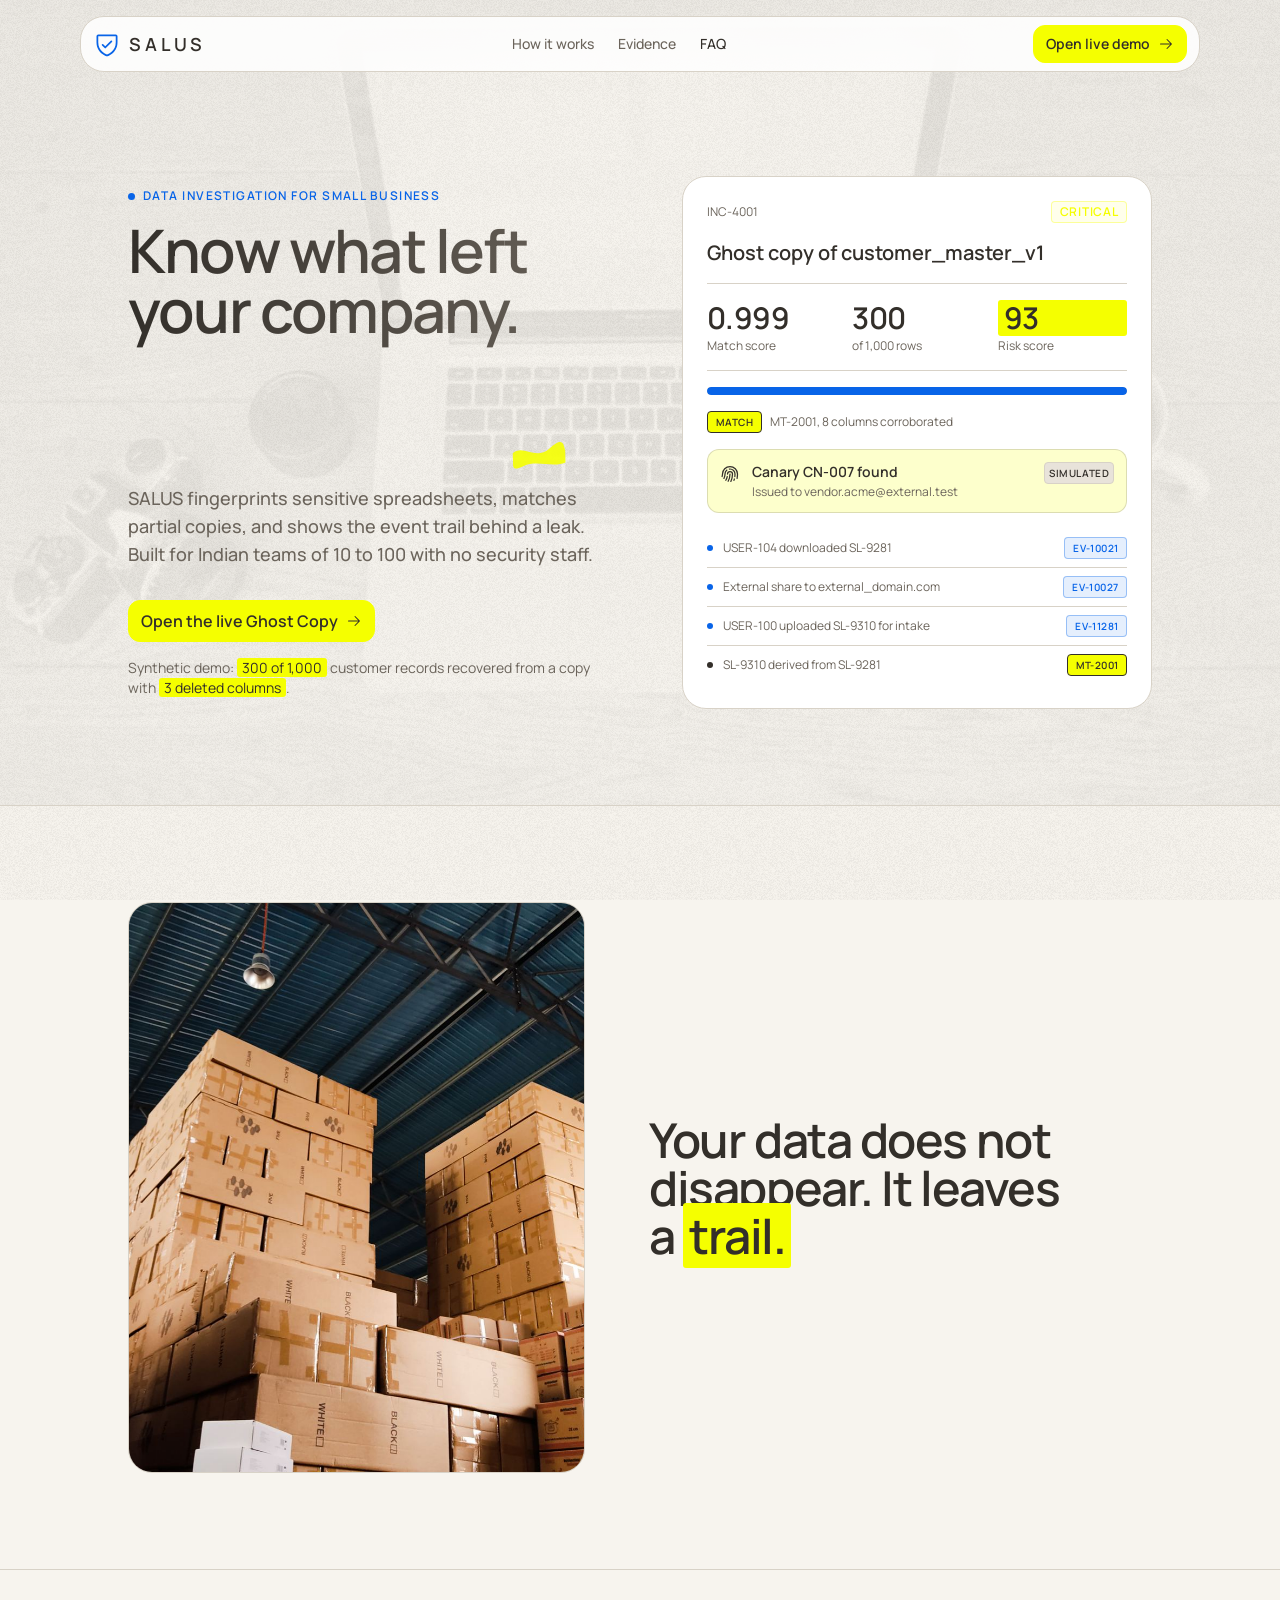
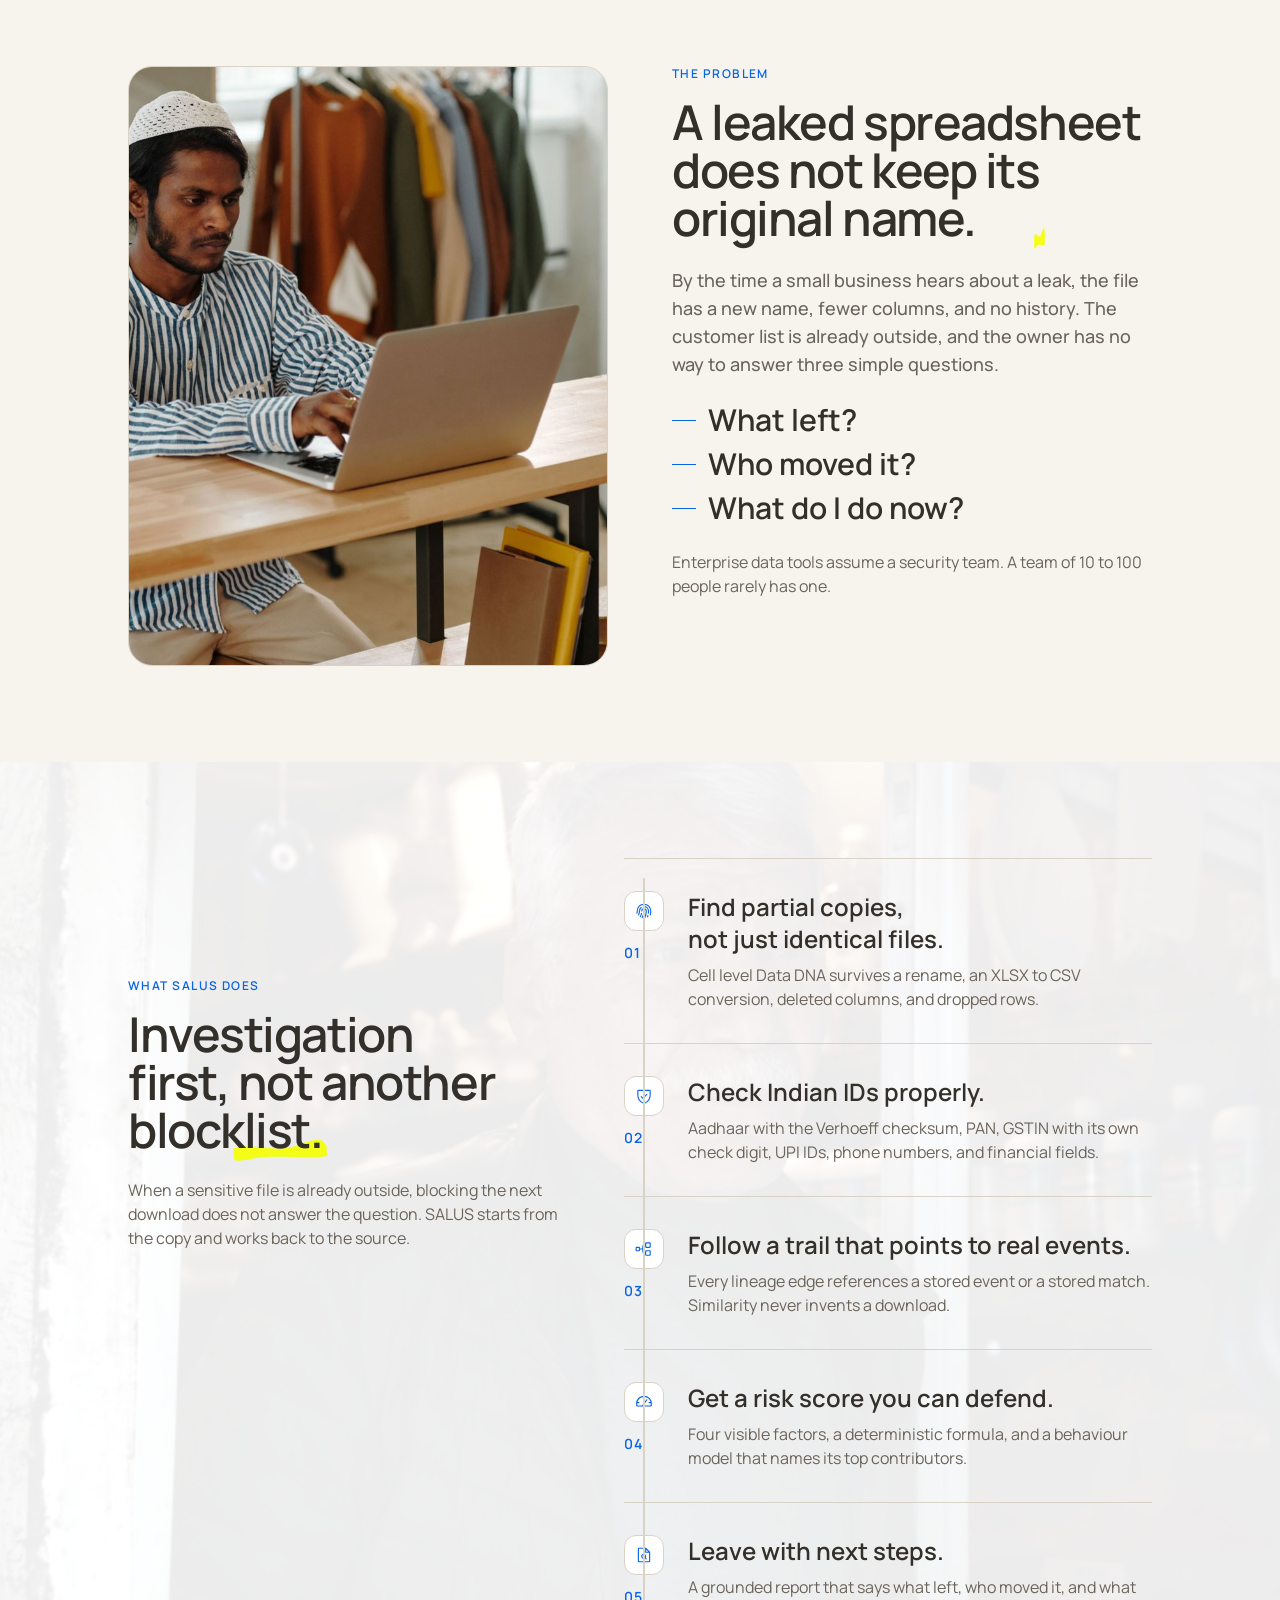
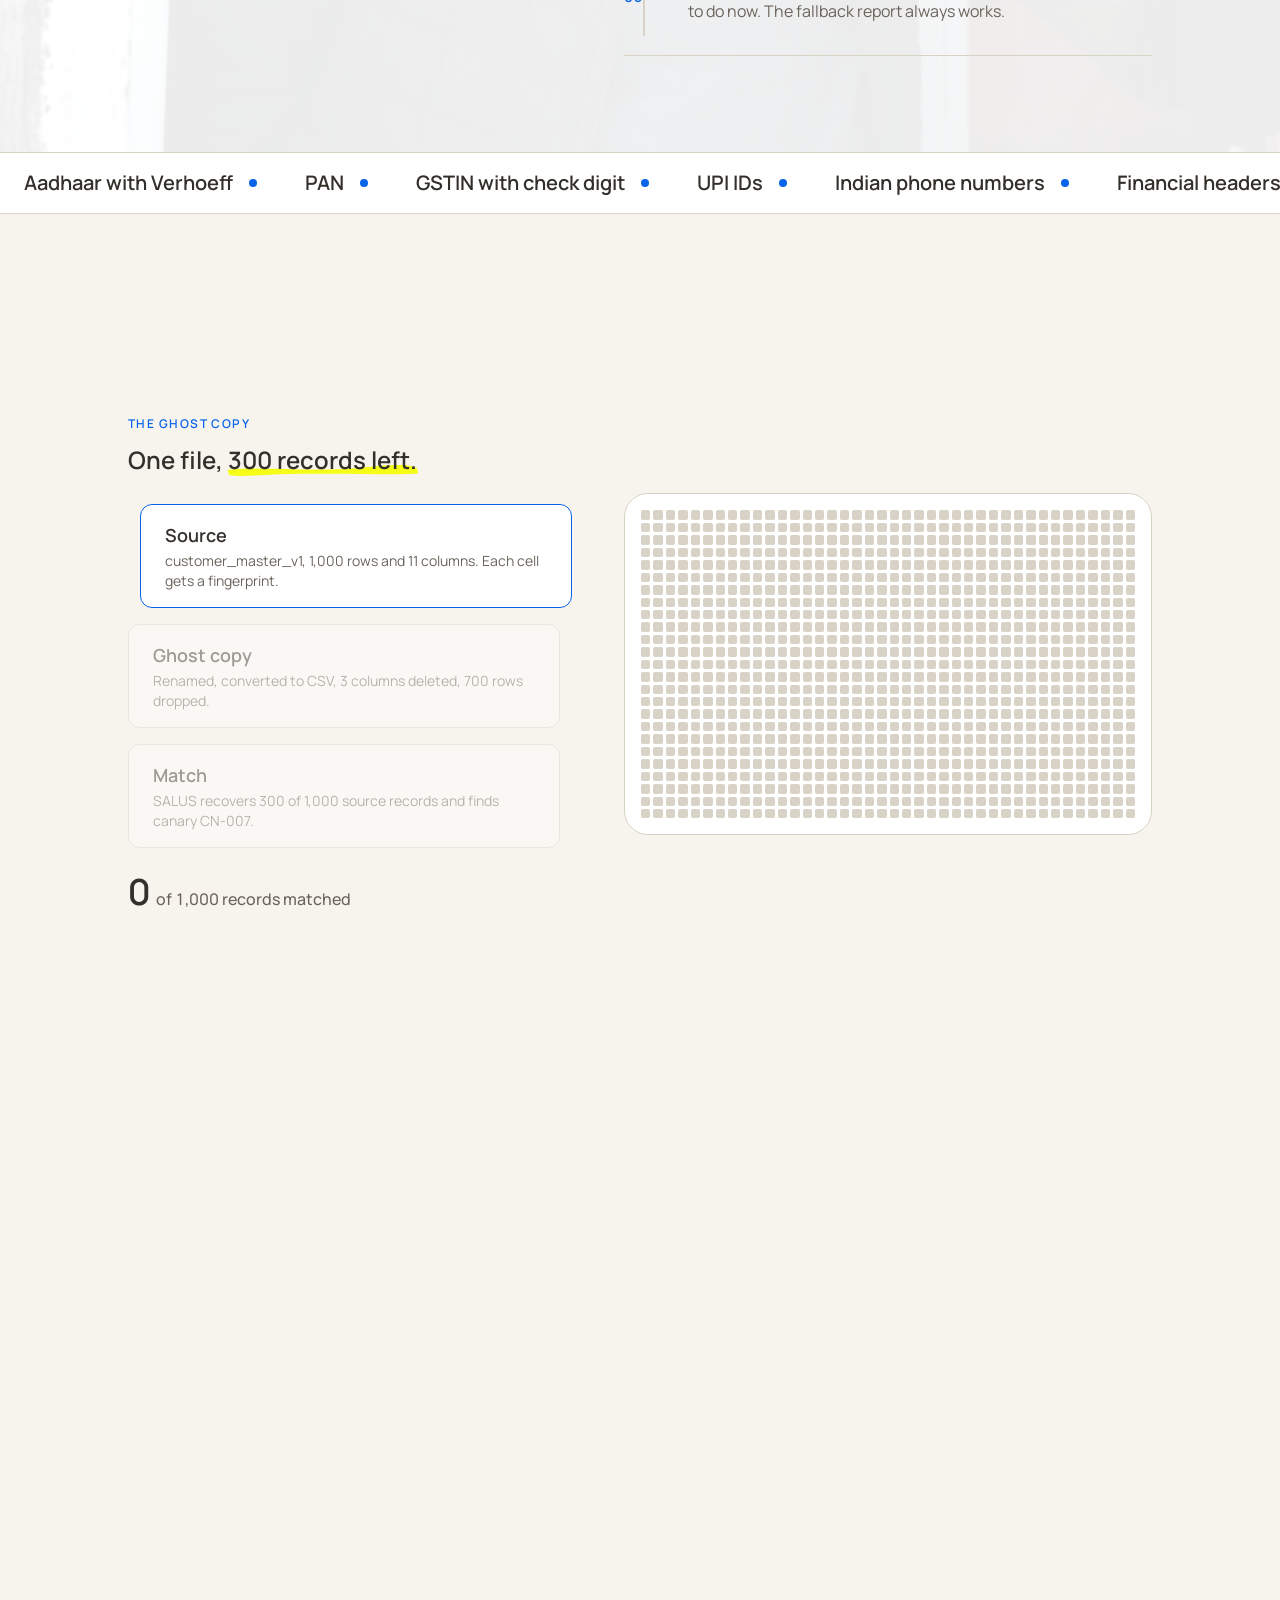
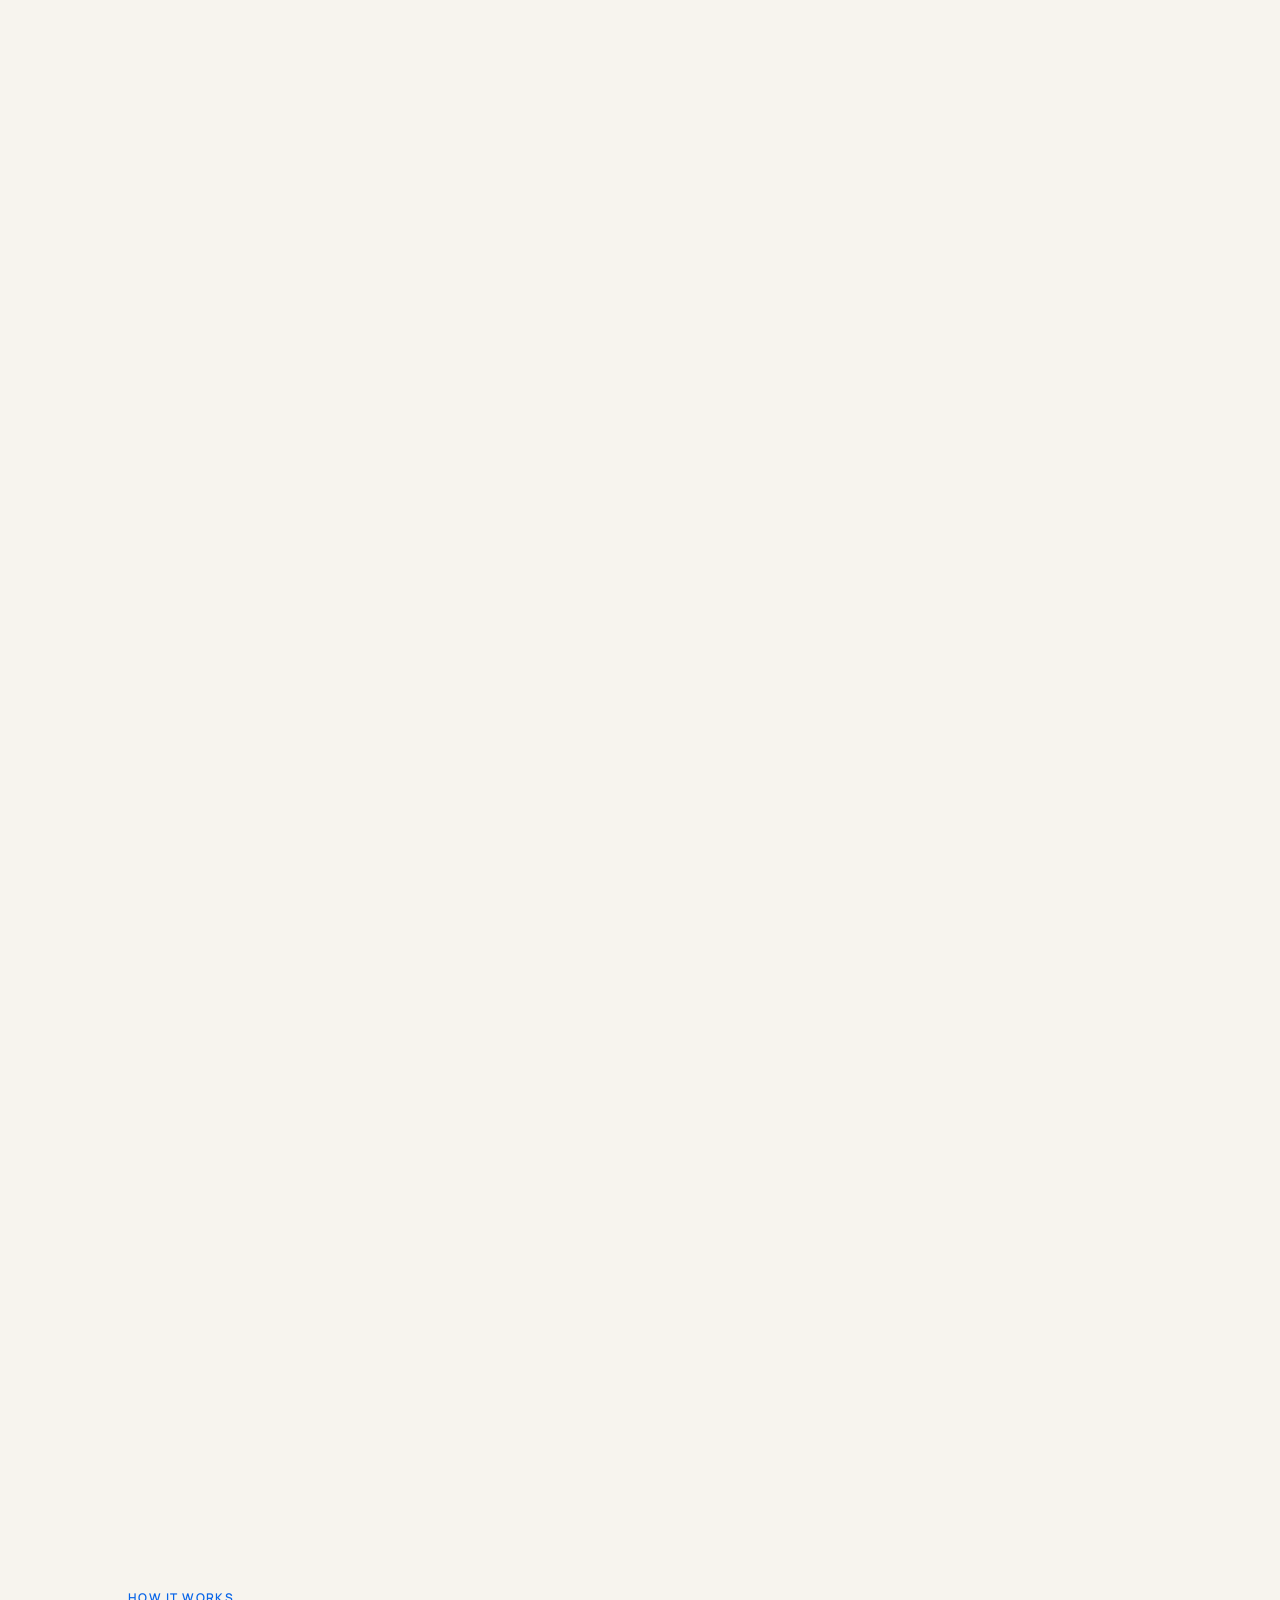
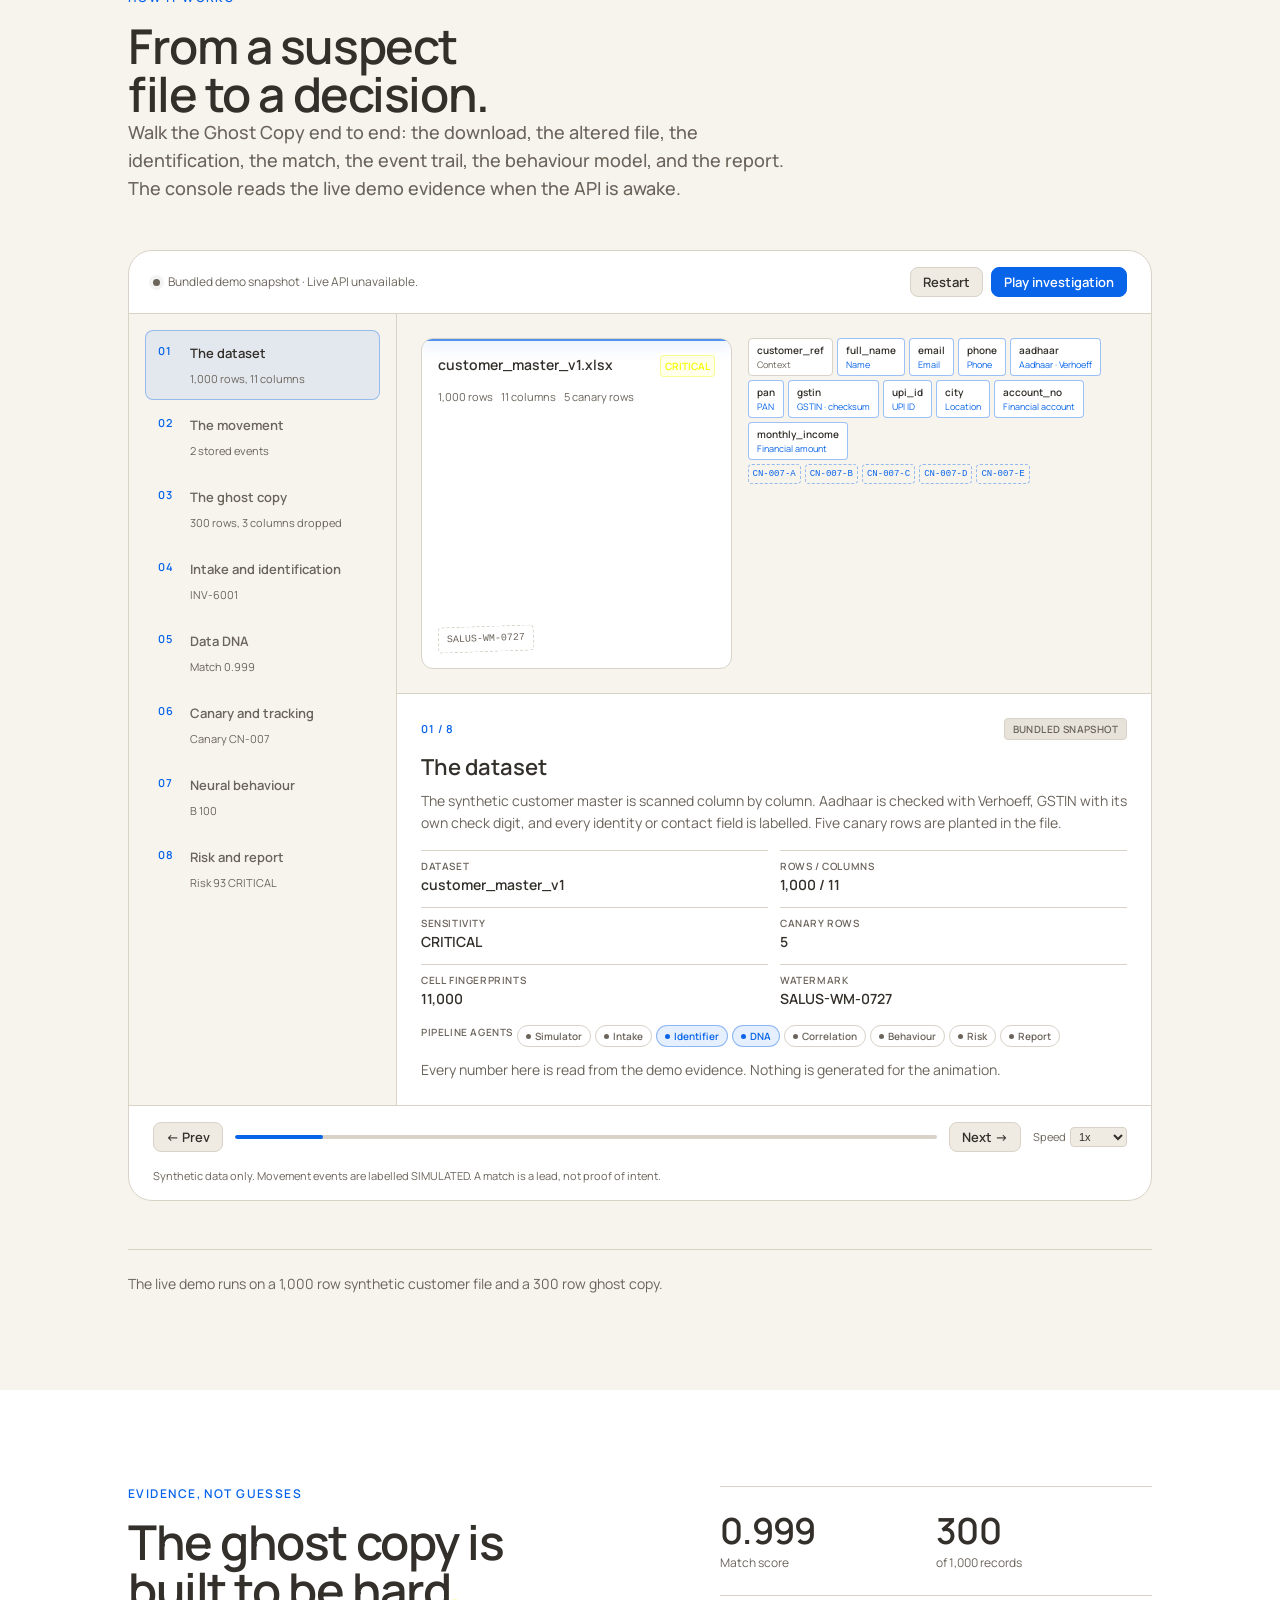
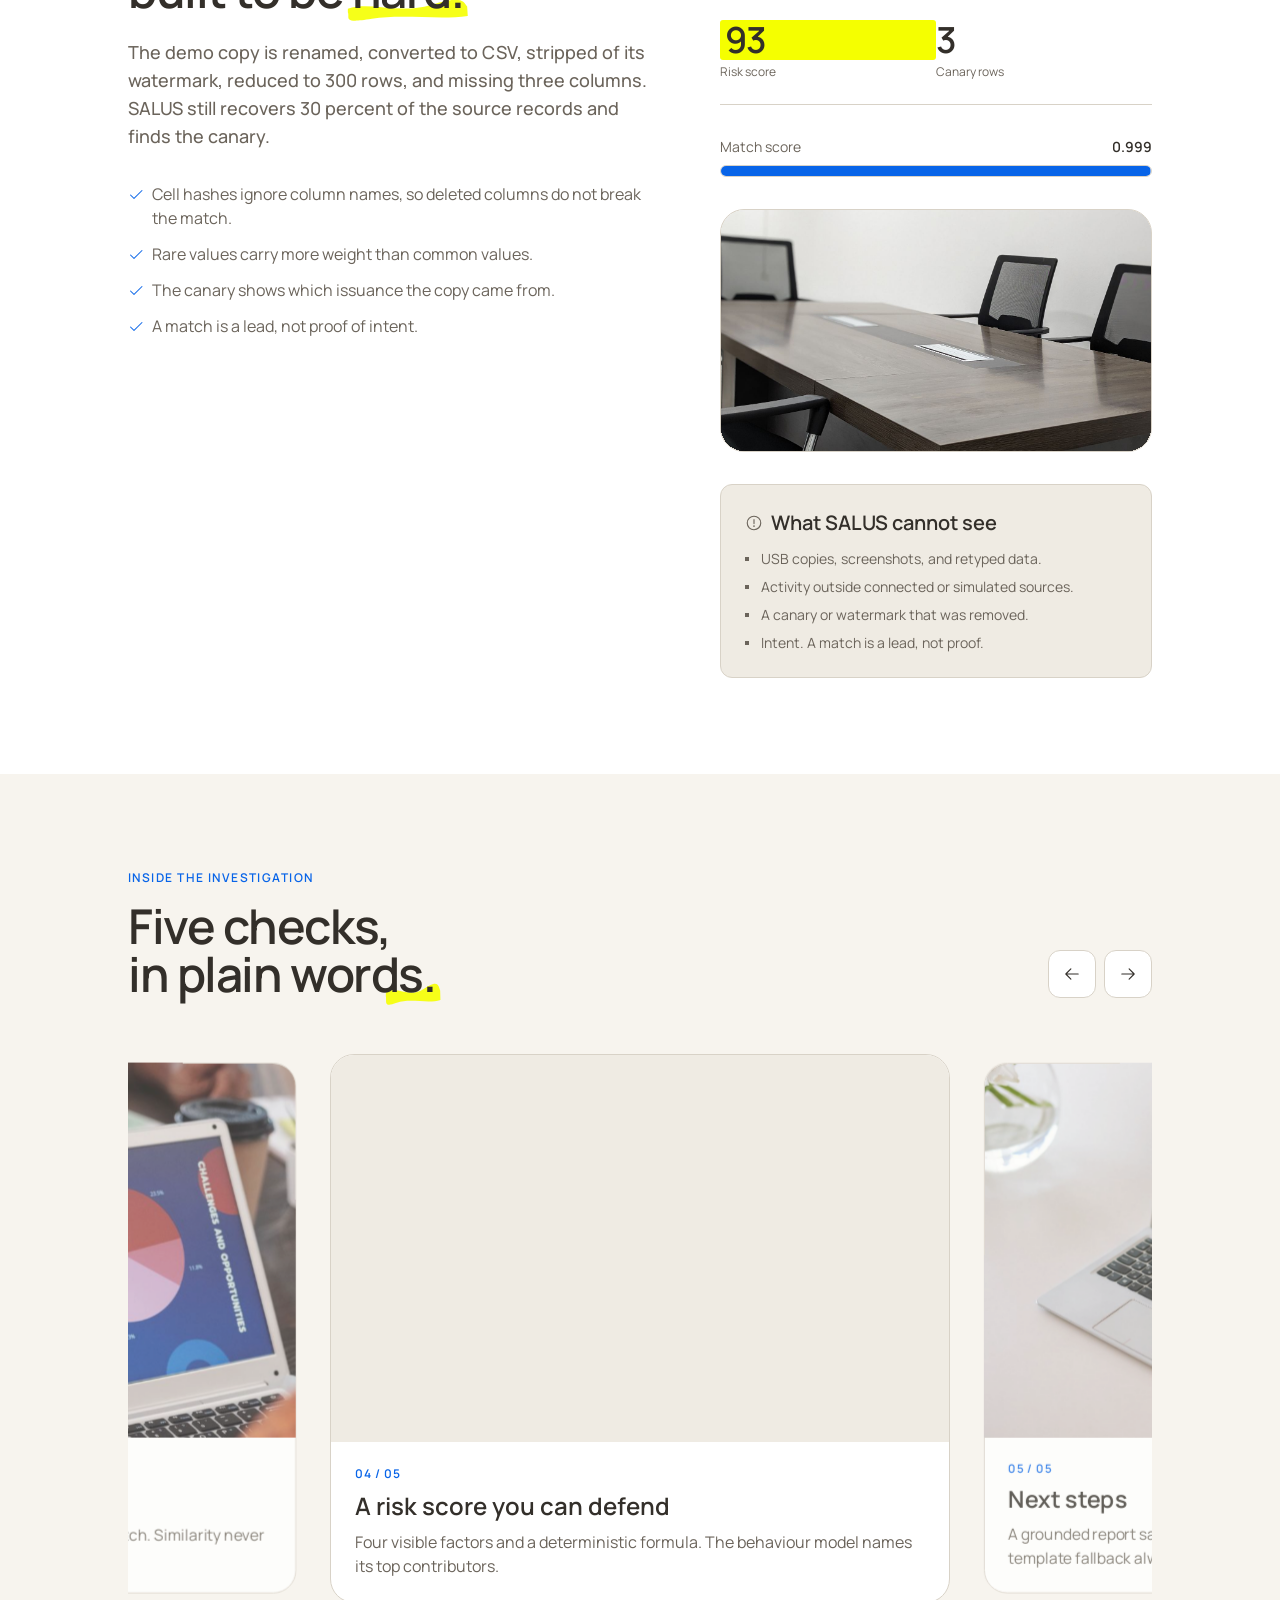
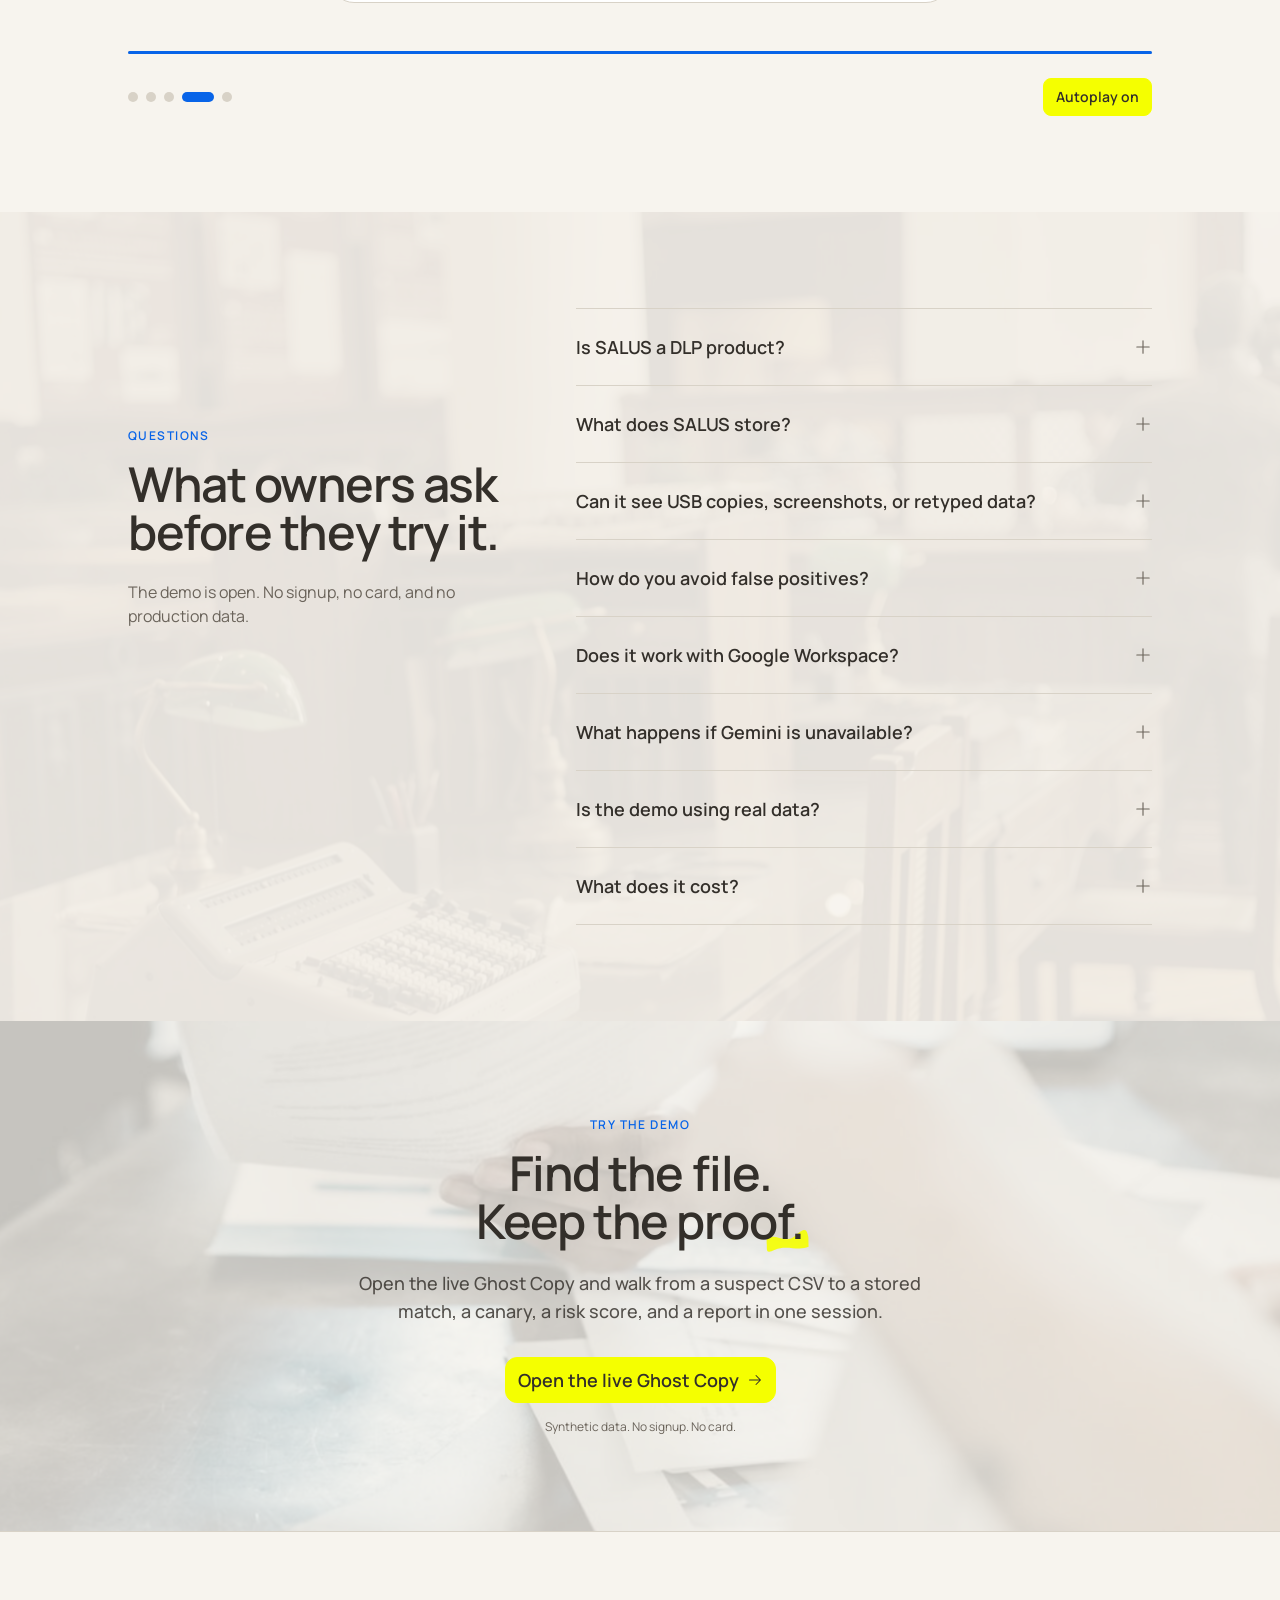
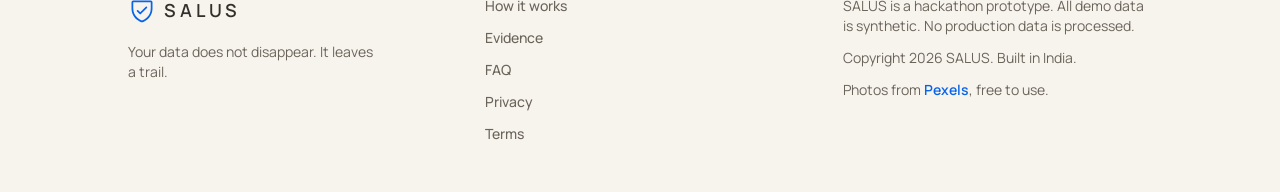
<file: frontend/landing/index.html>
<!doctype html>
<html lang="en-IN">
<head>
  <meta charset="utf-8">
  <meta name="viewport" content="width=device-width, initial-scale=1">
  <title>SALUS | Know what left your company</title>
  <meta name="description" content="SALUS matches partial copies of sensitive spreadsheets, flags India PII, and shows the event trail behind a leak. Synthetic demo for small businesses.">
  <meta name="theme-color" content="#F7F4EE">
  <meta name="salus-api-base" content="__SALUS_API_BASE__">
  <link rel="canonical" href="https://salus-web.onrender.com/">
  <link rel="icon" type="image/svg+xml" href="favicon.svg">
  <link rel="icon" type="image/png" sizes="32x32" href="favicon-32.png">
  <link rel="apple-touch-icon" sizes="180x180" href="apple-touch-icon.png">
  <link rel="preload" href="assets/fonts/Manrope-VariableFont_wght.ttf" as="font" type="font/ttf" crossorigin>
  <link rel="stylesheet" href="styles.css">
  <link rel="stylesheet" href="simulation.css">
  <script>document.documentElement.classList.add("js");</script>

  <meta property="og:type" content="website">
  <meta property="og:url" content="https://salus-web.onrender.com/">
  <meta property="og:title" content="SALUS | Know what left your company">
  <meta property="og:description" content="Find partial copies, check Indian IDs, follow the event trail, and leave with next steps. Synthetic demo for small businesses.">
  <meta property="og:image" content="https://salus-web.onrender.com/og-image.png">
  <meta property="og:image:width" content="1200">
  <meta property="og:image:height" content="630">
  <meta property="og:image:alt" content="SALUS, your data does not disappear, it leaves a trail.">
  <meta name="twitter:card" content="summary_large_image">
  <meta name="twitter:title" content="SALUS | Know what left your company">
  <meta name="twitter:description" content="Find partial copies, check Indian IDs, follow the event trail, and leave with next steps. Synthetic demo for small businesses.">
  <meta name="twitter:image" content="https://salus-web.onrender.com/og-image.png">

  <script type="application/ld+json">
  {
    "@context": "https://schema.org",
    "@type": "FAQPage",
    "mainEntity": [
      {
        "@type": "Question",
        "name": "Is SALUS a DLP product?",
        "acceptedAnswer": {
          "@type": "Answer",
          "text": "No. DLP blocks known patterns at a gateway or endpoint. SALUS investigates a file that is already outside and links it to the source, the actor, and the stored events."
        }
      },
      {
        "@type": "Question",
        "name": "What does SALUS store?",
        "acceptedAnswer": {
          "@type": "Answer",
          "text": "Fingerprints, labels, counts, and metadata. Raw uploads are parsed in memory and are not kept as file contents."
        }
      },
      {
        "@type": "Question",
        "name": "Can it see USB copies, screenshots, or retyped data?",
        "acceptedAnswer": {
          "@type": "Answer",
          "text": "No. It can only see events from connected or simulated sources. Those limits are shown in every incident."
        }
      },
      {
        "@type": "Question",
        "name": "How do you avoid false positives?",
        "acceptedAnswer": {
          "@type": "Answer",
          "text": "Rare value weighting, a minimum of one rare matched cell, coverage checks, and an explicit rule that a match is a lead, not proof. The report shows the evidence."
        }
      },
      {
        "@type": "Question",
        "name": "Does it work with Google Workspace?",
        "acceptedAnswer": {
          "@type": "Answer",
          "text": "Not in this build. The event schema and lineage are ready for a Drive Activity and Admin Reports connector in the next phase."
        }
      },
      {
        "@type": "Question",
        "name": "What happens if Gemini is unavailable?",
        "acceptedAnswer": {
          "@type": "Answer",
          "text": "The deterministic composer produces the same report structure from the evidence. The UI shows which provider wrote the report."
        }
      },
      {
        "@type": "Question",
        "name": "Is the demo using real data?",
        "acceptedAnswer": {
          "@type": "Answer",
          "text": "No. Every record is synthetic, including the canary rows. Simulated events are labelled."
        }
      },
      {
        "@type": "Question",
        "name": "What does it cost?",
        "acceptedAnswer": {
          "@type": "Answer",
          "text": "The demo is free. Pilot pricing is not set. The goal is a tool small businesses can afford without a security team."
        }
      }
    ]
  }
  </script>
</head>
<body>
  <a class="skip-link" href="#main">Skip to content</a>

  <svg class="sprite" aria-hidden="true" focusable="false" xmlns="http://www.w3.org/2000/svg">
    <symbol id="i-arrow" viewBox="0 0 256 256"><path d="M221.66,133.66l-72,72a8,8,0,0,1-11.32-11.32L196.69,136H40a8,8,0,0,1,0-16H196.69L138.34,61.66a8,8,0,0,1,11.32-11.32l72,72A8,8,0,0,1,221.66,133.66Z"/></symbol>
    <symbol id="i-shield" viewBox="0 0 256 256"><path d="M208,40H48A16,16,0,0,0,32,56v56c0,52.72,25.52,84.67,46.93,102.19,23.06,18.86,46,25.26,47,25.53a8,8,0,0,0,4.2,0c1-.27,23.91-6.67,47-25.53C198.48,196.67,224,164.72,224,112V56A16,16,0,0,0,208,40Zm0,72c0,37.07-13.66,67.16-40.6,89.42A129.3,129.3,0,0,1,128,223.62a128.25,128.25,0,0,1-38.92-21.81C61.82,179.51,48,149.3,48,112l0-56,160,0ZM82.34,141.66a8,8,0,0,1,11.32-11.32L112,148.69l50.34-50.35a8,8,0,0,1,11.32,11.32l-56,56a8,8,0,0,1-11.32,0Z"/></symbol>
    <symbol id="i-fingerprint" viewBox="0 0 256 256"><path d="M72,128a134.63,134.63,0,0,1-14.16,60.47,8,8,0,1,1-14.32-7.12A118.8,118.8,0,0,0,56,128,71.73,71.73,0,0,1,83,71.8,8,8,0,1,1,93,84.29,55.76,55.76,0,0,0,72,128Zm56-8a8,8,0,0,0-8,8,184.12,184.12,0,0,1-23,89.1,8,8,0,0,0,14,7.76A200.19,200.19,0,0,0,136,128,8,8,0,0,0,128,120Zm0-32a40,40,0,0,0-40,40,8,8,0,0,0,16,0,24,24,0,0,1,48,0,214.09,214.09,0,0,1-20.51,92A8,8,0,1,0,146,226.83,230,230,0,0,0,168,128,40,40,0,0,0,128,88Zm0-64A104.11,104.11,0,0,0,24,128a87.76,87.76,0,0,1-5,29.33,8,8,0,0,0,15.09,5.33A103.9,103.9,0,0,0,40,128a88,88,0,0,1,176,0,282.24,282.24,0,0,1-5.29,54.45,8,8,0,0,0,6.3,9.4,8.22,8.22,0,0,0,1.55.15,8,8,0,0,0,7.84-6.45A298.37,298.37,0,0,0,232,128,104.12,104.12,0,0,0,128,24ZM94.4,152.17A8,8,0,0,0,85,158.42a151,151,0,0,1-17.21,45.44,8,8,0,0,0,13.86,8,166.67,166.67,0,0,0,19-50.25A8,8,0,0,0,94.4,152.17ZM128,56a72.85,72.85,0,0,0-9,.56,8,8,0,0,0,2,15.87A56.08,56.08,0,0,1,184,128a252.12,252.12,0,0,1-1.92,31A8,8,0,0,0,189,168a8.39,8.39,0,0,0,1,.06,8,8,0,0,0,7.92-7,266.48,266.48,0,0,0,2-33A72.08,72.08,0,0,0,128,56Zm57.93,128.25a8,8,0,0,0-9.75,5.75c-1.46,5.69-3.15,11.4-5,17a8,8,0,0,0,5,10.13,7.88,7.88,0,0,0,2.55.42,8,8,0,0,0,7.58-5.46c2-5.92,3.79-12,5.35-18.05A8,8,0,0,0,185.94,184.26Z"/></symbol>
    <symbol id="i-file-search" viewBox="0 0 256 256"><path d="M213.66,82.34l-56-56A8,8,0,0,0,152,24H56A16,16,0,0,0,40,40V216a16,16,0,0,0,16,16H200a16,16,0,0,0,16-16V88A8,8,0,0,0,213.66,82.34ZM160,51.31,188.69,80H160ZM200,216H56V40h88V88a8,8,0,0,0,8,8h48V216Zm-45.54-48.85a36.05,36.05,0,1,0-11.31,11.31l11.19,11.2a8,8,0,0,0,11.32-11.32ZM104,148a20,20,0,1,1,20,20A20,20,0,0,1,104,148Z"/></symbol>
    <symbol id="i-tree" viewBox="0 0 256 256"><path d="M160,112h48a16,16,0,0,0,16-16V48a16,16,0,0,0-16-16H160a16,16,0,0,0-16,16V64H128a24,24,0,0,0-24,24v32H72v-8A16,16,0,0,0,56,96H24A16,16,0,0,0,8,112v32a16,16,0,0,0,16,16H56a16,16,0,0,0,16-16v-8h32v32a24,24,0,0,0,24,24h16v16a16,16,0,0,0,16,16h48a16,16,0,0,0,16-16V160a16,16,0,0,0-16-16H160a16,16,0,0,0-16,16v16H128a8,8,0,0,1-8-8V88a8,8,0,0,1,8-8h16V96A16,16,0,0,0,160,112ZM56,144H24V112H56v32Zm104,16h48v48H160Zm0-112h48V96H160Z"/></symbol>
    <symbol id="i-gauge" viewBox="0 0 256 256"><path d="M207.06,72.67A111.24,111.24,0,0,0,128,40h-.4C66.07,40.21,16,91,16,153.13V176a16,16,0,0,0,16,16H224a16,16,0,0,0,16-16V152A111.25,111.25,0,0,0,207.06,72.67ZM224,176H119.71l54.76-75.3a8,8,0,0,0-12.94-9.42L99.92,176H32V153.13c0-3.08.15-6.12.43-9.13H56a8,8,0,0,0,0-16H35.27c10.32-38.86,44-68.24,84.73-71.66V80a8,8,0,0,0,16,0V56.33A96.14,96.14,0,0,1,221,128H200a8,8,0,0,0,0,16h23.67c.21,2.65.33,5.31.33,8Z"/></symbol>
    <symbol id="i-lock" viewBox="0 0 256 256"><path d="M128,112a28,28,0,0,0-8,54.83V184a8,8,0,0,0,16,0V166.83A28,28,0,0,0,128,112Zm0,40a12,12,0,1,1,12-12A12,12,0,0,1,128,152Zm80-72H176V56a48,48,0,0,0-96,0V80H48A16,16,0,0,0,32,96V208a16,16,0,0,0,16,16H208a16,16,0,0,0,16-16V96A16,16,0,0,0,208,80ZM96,56a32,32,0,0,1,64,0V80H96ZM208,208H48V96H208V208Z"/></symbol>
    <symbol id="i-warning" viewBox="0 0 256 256"><path d="M128,24A104,104,0,1,0,232,128,104.11,104.11,0,0,0,128,24Zm0,192a88,88,0,1,1,88-88A88.1,88.1,0,0,1,128,216Zm-8-80V80a8,8,0,0,1,16,0v56a8,8,0,0,1-16,0Zm20,36a12,12,0,1,1-12-12A12,12,0,0,1,140,172Z"/></symbol>
    <symbol id="i-check" viewBox="0 0 256 256"><path d="M229.66,77.66l-128,128a8,8,0,0,1-11.32,0l-56-56a8,8,0,0,1,11.32-11.32L96,188.69,218.34,66.34a8,8,0,0,1,11.32,11.32Z"/></symbol>
    <symbol id="i-plus" viewBox="0 0 256 256"><path d="M224,128a8,8,0,0,1-8,8H136v80a8,8,0,0,1-16,0V136H40a8,8,0,0,1,0-16h80V40a8,8,0,0,1,16,0v80h80A8,8,0,0,1,224,128Z"/></symbol>
    <symbol id="i-house" viewBox="0 0 256 256"><path d="M219.31,108.68l-80-80a16,16,0,0,0-22.62,0l-80,80A15.87,15.87,0,0,0,32,120v96a8,8,0,0,0,8,8h64a8,8,0,0,0,8-8V160h32v56a8,8,0,0,0,8,8h64a8,8,0,0,0,8-8V120A15.87,15.87,0,0,0,219.31,108.68ZM208,208H160V152a8,8,0,0,0-8-8H104a8,8,0,0,0-8,8v56H48V120l80-80,80,80Z"/></symbol>
    <symbol id="i-sparkle" viewBox="0 0 256 256"><path d="M197.58,129.06,146,110l-19-51.62a15.92,15.92,0,0,0-29.88,0L78,110l-51.62,19a15.92,15.92,0,0,0,0,29.88L78,178l19,51.62a15.92,15.92,0,0,0,29.88,0L146,178l51.62-19a15.92,15.92,0,0,0,0-29.88ZM137,164.22a8,8,0,0,0-4.74,4.74L112,223.85,91.78,169A8,8,0,0,0,87,164.22L32.15,144,87,123.78A8,8,0,0,0,91.78,119L112,64.15,132.22,119a8,8,0,0,0,4.74,4.74L191.85,144ZM144,40a8,8,0,0,1,8-8h16V16a8,8,0,0,1,16,0V32h16a8,8,0,0,1,0,16H184V64a8,8,0,0,1-16,0V48H152A8,8,0,0,1,144,40Z"/></symbol>
  </svg>

  <header class="site-header">
    <nav class="nav" aria-label="Primary">
      <a class="brand" href="#top" aria-label="SALUS home">
        <svg class="brand-icon" aria-hidden="true"><use href="#i-shield"></use></svg>
        <span class="brand-word">SALUS</span>
      </a>
      <div class="nav-links">
        <a href="#how-it-works">How it works</a>
        <a href="#evidence">Evidence</a>
        <a href="#faq">FAQ</a>
      </div>
      <a class="button button-small nav-cta" href="/app/">
        Open live demo
        <svg class="icon" aria-hidden="true"><use href="#i-arrow"></use></svg>
      </a>
      <button class="menu-toggle" type="button" aria-label="Open menu" aria-expanded="false" aria-controls="mobile-menu">
        <span></span><span></span><span></span>
      </button>
    </nav>
  </header>

  <div class="mobile-menu" id="mobile-menu" aria-hidden="true">
    <nav class="mobile-nav" aria-label="Mobile">
      <a href="#how-it-works" style="--i:0">How it works</a>
      <a href="#evidence" style="--i:1">Evidence</a>
      <a href="#faq" style="--i:2">FAQ</a>
      <a class="button" href="/app/" style="--i:3">
        Open the live Ghost Copy
        <svg class="icon" aria-hidden="true"><use href="#i-arrow"></use></svg>
      </a>
    </nav>
  </div>

  <main id="main">
    <section class="hero" id="top">
      <figure class="bg-drift hero-bg" data-parallax aria-hidden="true">
        <img class="photo-img" src="assets/photos/desk-top.jpg" width="1600" height="1068" loading="lazy" decoding="async" alt="">
      </figure>
      <div class="container hero-grid">
        <div class="hero-copy reveal">
          <p class="eyebrow live">Data investigation for small business</p>
          <h1>Know what left your company. <span class="mark" data-mark>Then know what to do next.</span></h1>
          <p class="lead">SALUS fingerprints sensitive spreadsheets, matches partial copies, and shows the event trail behind a leak. Built for Indian teams of 10 to 100 with no security staff.</p>
          <div class="hero-actions">
            <a class="button" href="/app/">
              Open the live Ghost Copy
              <svg class="icon" aria-hidden="true"><use href="#i-arrow"></use></svg>
            </a>
          </div>
          <p class="hero-proof">Synthetic demo: <span class="highlight">300 of 1,000</span> customer records recovered from a copy with <span class="highlight">3 deleted columns</span>.</p>
        </div>

        <div class="hero-visual reveal" style="--delay:120ms">
          <div class="product-panel" data-tilt role="group" aria-label="Example incident from the SALUS demo">
            <div class="panel-top">
              <span class="caption muted">INC-4001</span>
              <span class="chip chip-critical">CRITICAL</span>
            </div>
            <p class="panel-title">Ghost copy of customer_master_v1</p>
            <div class="panel-metrics">
              <div>
                <span class="metric-value">0.999</span>
                <span class="metric-label">Match score</span>
              </div>
              <div>
                <span class="metric-value">300</span>
                <span class="metric-label">of 1,000 rows</span>
              </div>
              <div>
                <span class="metric-value metric-highlight">93</span>
                <span class="metric-label">Risk score</span>
              </div>
            </div>
            <div class="track" aria-hidden="true"><span class="track-fill"></span></div>
            <div class="panel-row">
              <span class="ref ref-match">MATCH</span>
              <span class="panel-row-text">MT-2001, 8 columns corroborated</span>
            </div>
            <div class="canary float">
              <svg class="canary-icon" aria-hidden="true"><use href="#i-fingerprint"></use></svg>
              <div class="canary-text">
                <strong>Canary CN-007 found</strong>
                <span>Issued to vendor.acme@external.test</span>
              </div>
              <span class="chip chip-small">SIMULATED</span>
            </div>
            <div class="panel-list" aria-label="Lineage references">
              <div class="panel-line">
                <span class="dot"></span>
                <span>USER-104 downloaded SL-9281</span>
                <span class="ref">EV-10021</span>
              </div>
              <div class="panel-line">
                <span class="dot"></span>
                <span>External share to external_domain.com</span>
                <span class="ref">EV-10027</span>
              </div>
              <div class="panel-line">
                <span class="dot"></span>
                <span>USER-100 uploaded SL-9310 for intake</span>
                <span class="ref">EV-11281</span>
              </div>
              <div class="panel-line">
                <span class="dot dot-match"></span>
                <span>SL-9310 derived from SL-9281</span>
                <span class="ref ref-match">MT-2001</span>
              </div>
            </div>
          </div>
        </div>
      </div>
    </section>

    <section class="tagline" aria-label="SALUS tagline">
      <div class="container tagline-split">
        <figure class="photo-frame tagline-photo" data-parallax>
          <img class="photo-img" src="assets/photos/boxes-stock.jpg" width="1600" height="1200" loading="lazy" decoding="async" alt="Stacked cardboard boxes in a warehouse">
        </figure>
        <div class="tagline-copy">
        <p class="tagline-text" id="tagline">
          <span class="word">Your</span>
          <span class="word">data</span>
          <span class="word">does</span>
          <span class="word">not</span>
          <span class="word">disappear.</span>
          <span class="word">It</span>
          <span class="word">leaves</span>
          <span class="word">a</span>
          <span class="word is-accent">trail.</span>
        </p>
        </div>
      </div>
    </section>

    <section class="section problem" id="problem">
      <div class="container split">
        <figure class="photo-frame photo-tall reveal" data-parallax>
          <img class="photo-img" src="assets/photos/shop-laptop.jpg" width="1600" height="1067" loading="lazy" decoding="async" alt="A shop owner working on a laptop at a counter">
        </figure>
        <div class="reveal" style="--delay:80ms">
          <p class="eyebrow">The problem</p>
          <h2>A leaked spreadsheet does not keep its <span class="mark" data-mark>original name.</span></h2>
          <p class="body-large problem-lead">By the time a small business hears about a leak, the file has a new name, fewer columns, and no history. The customer list is already outside, and the owner has no way to answer three simple questions.</p>
          <ul class="question-list">
            <li>What left?</li>
            <li>Who moved it?</li>
            <li>What do I do now?</li>
          </ul>
          <p class="body-muted">Enterprise data tools assume a security team. A team of 10 to 100 people rarely has one.</p>
        </div>
      </div>
    </section>

    <section class="section benefits" id="benefits">
      <figure class="bg-drift" data-parallax aria-hidden="true">
        <img class="photo-img" src="assets/photos/shop-owner.jpg" width="1067" height="1600" loading="lazy" decoding="async" alt="">
      </figure>
      <div class="container benefits-grid">
        <div class="benefits-intro reveal">
          <p class="eyebrow">What SALUS does</p>
          <h2>Investigation first, <span class="mark" data-mark>not another blocklist.</span></h2>
          <p class="body-muted">When a sensitive file is already outside, blocking the next download does not answer the question. SALUS starts from the copy and works back to the source.</p>
        </div>
        <div class="benefit-wrap">
          <div class="rail" aria-hidden="true"><span class="rail-fill" data-rail></span></div>
        <ol class="benefit-list">
          <li class="reveal">
            <span class="number"><span class="tile"><svg class="icon" aria-hidden="true"><use href="#i-fingerprint"></use></svg></span>01</span>
            <div>
              <h3>Find partial copies, not just identical files.</h3>
              <p>Cell level Data DNA survives a rename, an XLSX to CSV conversion, deleted columns, and dropped rows.</p>
            </div>
          </li>
          <li class="reveal">
            <span class="number"><span class="tile"><svg class="icon" aria-hidden="true"><use href="#i-shield"></use></svg></span>02</span>
            <div>
              <h3>Check Indian IDs properly.</h3>
              <p>Aadhaar with the Verhoeff checksum, PAN, GSTIN with its own check digit, UPI IDs, phone numbers, and financial fields.</p>
            </div>
          </li>
          <li class="reveal">
            <span class="number"><span class="tile"><svg class="icon" aria-hidden="true"><use href="#i-tree"></use></svg></span>03</span>
            <div>
              <h3>Follow a trail that points to real events.</h3>
              <p>Every lineage edge references a stored event or a stored match. Similarity never invents a download.</p>
            </div>
          </li>
          <li class="reveal">
            <span class="number"><span class="tile"><svg class="icon" aria-hidden="true"><use href="#i-gauge"></use></svg></span>04</span>
            <div>
              <h3>Get a risk score you can defend.</h3>
              <p>Four visible factors, a deterministic formula, and a behaviour model that names its top contributors.</p>
            </div>
          </li>
          <li class="reveal">
            <span class="number"><span class="tile"><svg class="icon" aria-hidden="true"><use href="#i-file-search"></use></svg></span>05</span>
            <div>
              <h3>Leave with next steps.</h3>
              <p>A grounded report that says what left, who moved it, and what to do now. The fallback report always works.</p>
            </div>
          </li>
        </ol>
        </div>
      </div>
    </section>

    <div class="marquee" aria-label="Checks SALUS runs on every file">
      <div class="marquee-track">
        <span class="marquee-item">Aadhaar with Verhoeff</span>
        <span class="marquee-item">PAN</span>
        <span class="marquee-item">GSTIN with check digit</span>
        <span class="marquee-item">UPI IDs</span>
        <span class="marquee-item">Indian phone numbers</span>
        <span class="marquee-item">Financial headers</span>
        <span class="marquee-item">Cell fingerprints</span>
        <span class="marquee-item">Rare value weighting</span>
        <span class="marquee-item" aria-hidden="true">Aadhaar with Verhoeff</span>
        <span class="marquee-item" aria-hidden="true">PAN</span>
        <span class="marquee-item" aria-hidden="true">GSTIN with check digit</span>
        <span class="marquee-item" aria-hidden="true">UPI IDs</span>
        <span class="marquee-item" aria-hidden="true">Indian phone numbers</span>
        <span class="marquee-item" aria-hidden="true">Financial headers</span>
        <span class="marquee-item" aria-hidden="true">Cell fingerprints</span>
        <span class="marquee-item" aria-hidden="true">Rare value weighting</span>
      </div>
    </div>

    <section class="ghost" id="ghost" aria-labelledby="ghost-title" data-ghost>
      <div class="ghost-sticky ghost-stage" data-ghost-stage>
        <div class="container ghost-inner">
          <div class="ghost-copy">
            <p class="eyebrow">The Ghost Copy</p>
            <h2 id="ghost-title">One file, <span class="mark" data-mark>300 records left.</span></h2>
            <ol class="ghost-steps">
              <li class="ghost-step is-active" data-step="0"><strong>Source</strong><span>customer_master_v1, 1,000 rows and 11 columns. Each cell gets a fingerprint.</span></li>
              <li class="ghost-step" data-step="1"><strong>Ghost copy</strong><span>Renamed, converted to CSV, 3 columns deleted, 700 rows dropped.</span></li>
              <li class="ghost-step" data-step="2"><strong>Match</strong><span>SALUS recovers 300 of 1,000 source records and finds canary CN-007.</span></li>
            </ol>
            <p class="ghost-count" aria-live="polite"><span data-ghost-count>0</span> <span class="muted">of 1,000 records matched</span></p>
          </div>
          <div class="ghost-field" data-ghost-field aria-hidden="true"></div>
        </div>
      </div>
    </section>

    <section class="section how" id="how-it-works">
      <div class="container">
        <div class="section-head reveal">
          <p class="eyebrow">How it works</p>
          <h2>From a suspect file to a decision.</h2>
          <p class="body-large">Walk the Ghost Copy end to end: the download, the altered file, the identification, the match, the event trail, the behaviour model, and the report. The console reads the live demo evidence when the API is awake.</p>
        </div>

        <div class="sim reveal" data-sim>
          <div class="sim-top">
            <div class="sim-status" aria-live="polite">
              <span class="sim-status-dot" data-sim-status-dot></span>
              <span data-sim-status>Loading demo evidence</span>
            </div>
            <div class="sim-top-actions">
              <button class="sim-button sim-button-ghost" type="button" data-sim-restart>Restart</button>
              <button class="sim-button sim-button-primary" type="button" data-sim-play aria-pressed="false">Play investigation</button>
            </div>
          </div>

          <div class="sim-layout">
            <ol class="sim-chapters" data-sim-chapters aria-label="Simulation chapters">
              <li><button type="button" data-sim-chapter="0" aria-current="step"><span>01</span><strong>The dataset</strong><small>1,000 rows, 11 columns</small></button></li>
              <li><button type="button" data-sim-chapter="1"><span>02</span><strong>The movement</strong><small>Download and external share</small></button></li>
              <li><button type="button" data-sim-chapter="2"><span>03</span><strong>The ghost copy</strong><small>Rename, strip, drop</small></button></li>
              <li><button type="button" data-sim-chapter="3"><span>04</span><strong>Intake and identification</strong><small>Hash, scan, label</small></button></li>
              <li><button type="button" data-sim-chapter="4"><span>05</span><strong>Data DNA</strong><small>Cell hashes and rarity</small></button></li>
              <li><button type="button" data-sim-chapter="5"><span>06</span><strong>Canary and tracking</strong><small>Events and lineage</small></button></li>
              <li><button type="button" data-sim-chapter="6"><span>07</span><strong>Neural behaviour</strong><small>Autoencoder scoring</small></button></li>
              <li><button type="button" data-sim-chapter="7"><span>08</span><strong>Risk and report</strong><small>Score and next actions</small></button></li>
            </ol>

            <div class="sim-stage">
              <div class="sim-visual" data-sim-visual aria-hidden="true"></div>
              <div class="sim-readout">
                <div class="sim-readout-top">
                  <span class="sim-step" data-sim-step>01 / 08</span>
                  <span class="sim-live" data-sim-live>Loading</span>
                </div>
                <h3 data-sim-title>The dataset</h3>
                <p data-sim-body>Reading the synthetic customer master and its canary rows.</p>
                <dl class="sim-facts" data-sim-facts></dl>
                <div class="sim-agents" data-sim-agents></div>
                <p class="sim-hint" data-sim-hint></p>
              </div>
            </div>
          </div>

          <div class="sim-controls">
            <button class="sim-button sim-button-ghost" type="button" data-sim-prev aria-label="Previous chapter">&larr; Prev</button>
            <div class="sim-progress" data-sim-progress role="progressbar" aria-label="Chapter progress" aria-valuemin="0" aria-valuemax="8" aria-valuenow="1">
              <span data-sim-progress-fill></span>
            </div>
            <button class="sim-button sim-button-ghost" type="button" data-sim-next aria-label="Next chapter">Next &rarr;</button>
            <label class="sim-speed">Speed
              <select data-sim-speed>
                <option value="0.75">0.75x</option>
                <option value="1" selected>1x</option>
                <option value="1.5">1.5x</option>
              </select>
            </label>
          </div>

          <p class="sim-footnote" data-sim-footnote>Synthetic data only. Movement events are labelled SIMULATED. A match is a lead, not proof of intent.</p>
          <div class="visually-hidden" data-sim-announcer aria-live="polite"></div>
        </div>

        <p class="demo-note reveal">The live demo runs on a 1,000 row synthetic customer file and a 300 row ghost copy.</p>
      </div>
    </section>

    <section class="section evidence" id="evidence">
      <div class="container evidence-grid">
        <div class="reveal">
          <p class="eyebrow">Evidence, not guesses</p>
          <h2>The ghost copy is built to be <span class="mark" data-mark>hard.</span></h2>
          <p class="body-large">The demo copy is renamed, converted to CSV, stripped of its watermark, reduced to 300 rows, and missing three columns. SALUS still recovers 30 percent of the source records and finds the canary.</p>
          <ul class="check-list">
            <li><svg class="icon check-icon" aria-hidden="true"><use href="#i-check"></use></svg>Cell hashes ignore column names, so deleted columns do not break the match.</li>
            <li><svg class="icon check-icon" aria-hidden="true"><use href="#i-check"></use></svg>Rare values carry more weight than common values.</li>
            <li><svg class="icon check-icon" aria-hidden="true"><use href="#i-check"></use></svg>The canary shows which issuance the copy came from.</li>
            <li><svg class="icon check-icon" aria-hidden="true"><use href="#i-check"></use></svg>A match is a lead, not proof of intent.</li>
          </ul>
        </div>
        <div class="evidence-side reveal" style="--delay:80ms">
          <div class="stat-grid">
            <div class="stat">
              <span class="stat-value" data-count="0.999" data-decimals="3">0.999</span>
              <span class="stat-label">Match score</span>
            </div>
            <div class="stat">
              <span class="stat-value" data-count="300">300</span>
              <span class="stat-label">of 1,000 records</span>
            </div>
            <div class="stat">
              <span class="stat-value stat-highlight" data-count="93">93</span>
              <span class="stat-label">Risk score</span>
            </div>
            <div class="stat">
              <span class="stat-value" data-count="3">3</span>
              <span class="stat-label">Canary rows</span>
            </div>
          </div>
          <div class="meter-block" data-meter-block>
            <div class="meter-label"><span>Match score</span><span>0.999</span></div>
            <div class="meter" role="img" aria-label="Match score 0.999 on a 0 to 1 scale"><span class="meter-fill"></span></div>
          </div>
          <figure class="photo-frame evidence-photo" data-parallax>
            <img class="photo-img" src="assets/photos/meeting-table.jpg" width="1600" height="1200" loading="lazy" decoding="async" alt="An empty meeting table with office chairs">
          </figure>
          <div class="limits" id="limits">
            <div class="limits-head">
              <svg class="icon warning-icon" aria-hidden="true"><use href="#i-warning"></use></svg>
              <h3>What SALUS cannot see</h3>
            </div>
            <ul>
              <li>USB copies, screenshots, and retyped data.</li>
              <li>Activity outside connected or simulated sources.</li>
              <li>A canary or watermark that was removed.</li>
              <li>Intent. A match is a lead, not proof.</li>
            </ul>
          </div>
        </div>
      </div>
    </section>

    <section class="section carousel-section" id="carousel" aria-labelledby="carousel-title">
      <div class="container">
        <div class="carousel-head reveal">
          <div>
            <p class="eyebrow">Inside the investigation</p>
            <h2 id="carousel-title">Five checks, <span class="mark" data-mark>in plain words.</span></h2>
          </div>
          <div class="carousel-buttons">
            <button class="carousel-arrow" type="button" data-carousel-prev aria-label="Previous slide">
              <svg class="icon" aria-hidden="true" style="transform:rotate(180deg)"><use href="#i-arrow"></use></svg>
            </button>
            <button class="carousel-arrow" type="button" data-carousel-next aria-label="Next slide">
              <svg class="icon" aria-hidden="true"><use href="#i-arrow"></use></svg>
            </button>
          </div>
        </div>

        <div class="carousel reveal" data-carousel>
          <div class="carousel-track" data-carousel-track tabindex="0" role="region" aria-roledescription="carousel" aria-label="SALUS checks. Use the arrow keys to move between slides.">
            <article class="carousel-slide" data-carousel-slide aria-roledescription="slide" aria-label="1 of 5">
              <div class="slide-media" data-parallax-x>
                <img class="photo-img" src="assets/photos/paperwork-pile.jpg" width="1067" height="1600" loading="lazy" decoding="async" alt="A stack of folders, notepads and pens on a desk">
              </div>
              <div class="slide-copy">
                <span class="slide-index">01 / 05</span>
                <h3>Partial copies</h3>
                <p>Cell level fingerprints survive a rename, a CSV conversion, deleted columns, and dropped rows.</p>
              </div>
            </article>
            <article class="carousel-slide" data-carousel-slide aria-roledescription="slide" aria-label="2 of 5">
              <div class="slide-media" data-parallax-x>
                <img class="photo-img" src="assets/photos/typing-laptop.jpg" width="1600" height="1068" loading="lazy" decoding="async" alt="A person typing on a laptop by a window">
              </div>
              <div class="slide-copy">
                <span class="slide-index">02 / 05</span>
                <h3>Indian IDs, checked properly</h3>
                <p>Aadhaar with the Verhoeff checksum, PAN, GSTIN with its check digit, UPI IDs, and phone numbers.</p>
              </div>
            </article>
            <article class="carousel-slide" data-carousel-slide aria-roledescription="slide" aria-label="3 of 5">
              <div class="slide-media" data-parallax-x>
                <img class="photo-img" src="assets/photos/team-chart.jpg" width="1068" height="1600" loading="lazy" decoding="async" alt="Two people reviewing a chart on a laptop together">
              </div>
              <div class="slide-copy">
                <span class="slide-index">03 / 05</span>
                <h3>An evidence trail</h3>
                <p>Every lineage edge points to a stored event or a stored match. Similarity never invents a download.</p>
              </div>
            </article>
            <article class="carousel-slide" data-carousel-slide aria-roledescription="slide" aria-label="4 of 5">
              <div class="slide-media" data-parallax-x>
                <img class="photo-img" src="assets/photos/window-office.jpg" width="1067" height="1600" loading="lazy" decoding="async" alt="An office interior with tall windows and a laptop on a table">
              </div>
              <div class="slide-copy">
                <span class="slide-index">04 / 05</span>
                <h3>A risk score you can defend</h3>
                <p>Four visible factors and a deterministic formula. The behaviour model names its top contributors.</p>
              </div>
            </article>
            <article class="carousel-slide" data-carousel-slide aria-roledescription="slide" aria-label="5 of 5">
              <div class="slide-media" data-parallax-x>
                <img class="photo-img" src="assets/photos/desk-mug.jpg" width="1600" height="1067" loading="lazy" decoding="async" alt="A laptop and a mug on a bright wooden desk">
              </div>
              <div class="slide-copy">
                <span class="slide-index">05 / 05</span>
                <h3>Next steps</h3>
                <p>A grounded report says what left, who moved it, and what to do now. The template fallback always works.</p>
              </div>
            </article>
          </div>
          <div class="carousel-progress" aria-hidden="true"><span data-carousel-progress></span></div>
          <div class="carousel-foot">
            <div class="carousel-dots" role="group" aria-label="Choose a slide">
              <button type="button" class="carousel-dot" data-carousel-dot aria-label="Slide 1" aria-current="true"></button>
              <button type="button" class="carousel-dot" data-carousel-dot aria-label="Slide 2"></button>
              <button type="button" class="carousel-dot" data-carousel-dot aria-label="Slide 3"></button>
              <button type="button" class="carousel-dot" data-carousel-dot aria-label="Slide 4"></button>
              <button type="button" class="carousel-dot" data-carousel-dot aria-label="Slide 5"></button>
            </div>
            <button type="button" class="carousel-toggle" data-carousel-toggle aria-pressed="false">Autoplay off</button>
          </div>
        </div>
      </div>
    </section>

    <section class="section faq" id="faq">
      <figure class="bg-drift" data-parallax aria-hidden="true">
        <img class="photo-img" src="assets/photos/typewriter-desk.jpg" width="1600" height="1200" loading="lazy" decoding="async" alt="">
      </figure>
      <div class="container faq-grid">
        <div class="faq-intro reveal">
          <p class="eyebrow">Questions</p>
          <h2>What owners ask before they try it.</h2>
          <p class="body-muted">The demo is open. No signup, no card, and no production data.</p>
        </div>
        <div class="faq-list">
          <details class="reveal">
            <summary>Is SALUS a DLP product?<svg class="icon faq-icon" aria-hidden="true"><use href="#i-plus"></use></svg></summary>
            <p>No. DLP blocks known patterns at a gateway or endpoint. SALUS investigates a file that is already outside and links it to the source, the actor, and the stored events.</p>
          </details>
          <details class="reveal">
            <summary>What does SALUS store?<svg class="icon faq-icon" aria-hidden="true"><use href="#i-plus"></use></svg></summary>
            <p>Fingerprints, labels, counts, and metadata. Raw uploads are parsed in memory and are not kept as file contents.</p>
          </details>
          <details class="reveal">
            <summary>Can it see USB copies, screenshots, or retyped data?<svg class="icon faq-icon" aria-hidden="true"><use href="#i-plus"></use></svg></summary>
            <p>No. It can only see events from connected or simulated sources. Those limits are shown in every incident.</p>
          </details>
          <details class="reveal">
            <summary>How do you avoid false positives?<svg class="icon faq-icon" aria-hidden="true"><use href="#i-plus"></use></svg></summary>
            <p>Rare value weighting, a minimum of one rare matched cell, coverage checks, and an explicit rule that a match is a lead, not proof. The report shows the evidence.</p>
          </details>
          <details class="reveal">
            <summary>Does it work with Google Workspace?<svg class="icon faq-icon" aria-hidden="true"><use href="#i-plus"></use></svg></summary>
            <p>Not in this build. The event schema and lineage are ready for a Drive Activity and Admin Reports connector in the next phase.</p>
          </details>
          <details class="reveal">
            <summary>What happens if Gemini is unavailable?<svg class="icon faq-icon" aria-hidden="true"><use href="#i-plus"></use></svg></summary>
            <p>The deterministic composer produces the same report structure from the evidence. The UI shows which provider wrote the report.</p>
          </details>
          <details class="reveal">
            <summary>Is the demo using real data?<svg class="icon faq-icon" aria-hidden="true"><use href="#i-plus"></use></svg></summary>
            <p>No. Every record is synthetic, including the canary rows. Simulated events are labelled.</p>
          </details>
          <details class="reveal">
            <summary>What does it cost?<svg class="icon faq-icon" aria-hidden="true"><use href="#i-plus"></use></svg></summary>
            <p>The demo is free. Pilot pricing is not set. The goal is a tool small businesses can afford without a security team.</p>
          </details>
        </div>
      </div>
    </section>

    <section class="section final" id="demo">
      <figure class="bg-drift final-bg" data-parallax aria-hidden="true">
        <img class="photo-img" src="assets/photos/paper-review.jpg" width="1067" height="1600" loading="lazy" decoding="async" alt="">
      </figure>
      <div class="container final-inner reveal">
        <p class="eyebrow">Try the demo</p>
        <h2>Find the file. <span class="mark" data-mark>Keep the proof.</span></h2>
        <p class="body-large">Open the live Ghost Copy and walk from a suspect CSV to a stored match, a canary, a risk score, and a report in one session.</p>
        <a class="button button-large" href="/app/">
          Open the live Ghost Copy
          <svg class="icon" aria-hidden="true"><use href="#i-arrow"></use></svg>
        </a>
        <p class="caption muted">Synthetic data. No signup. No card.</p>
      </div>
    </section>
  </main>

  <footer class="footer">
    <div class="container footer-grid">
      <div>
        <a class="brand" href="#top" aria-label="SALUS home">
          <svg class="brand-icon" aria-hidden="true"><use href="#i-shield"></use></svg>
          <span class="brand-word">SALUS</span>
        </a>
        <p class="footer-tagline">Your data does not disappear. It leaves a trail.</p>
      </div>
      <nav class="footer-links" aria-label="Footer">
        <a href="#how-it-works">How it works</a>
        <a href="#evidence">Evidence</a>
        <a href="#faq">FAQ</a>
        <a href="privacy.html">Privacy</a>
        <a href="terms.html">Terms</a>
      </nav>
      <div class="footer-note">
        <p>SALUS is a hackathon prototype. All demo data is synthetic. No production data is processed.</p>
        <p class="caption muted">Copyright 2026 SALUS. Built in India.</p>
        <p class="caption muted">Photos from <a class="credit-link" href="https://www.pexels.com" rel="noopener">Pexels</a>, free to use.</p>
      </div>
    </div>
  </footer>

  <script src="app.js" defer></script>
  <script src="simulation.js" defer></script>
</body>
</html>
</file>
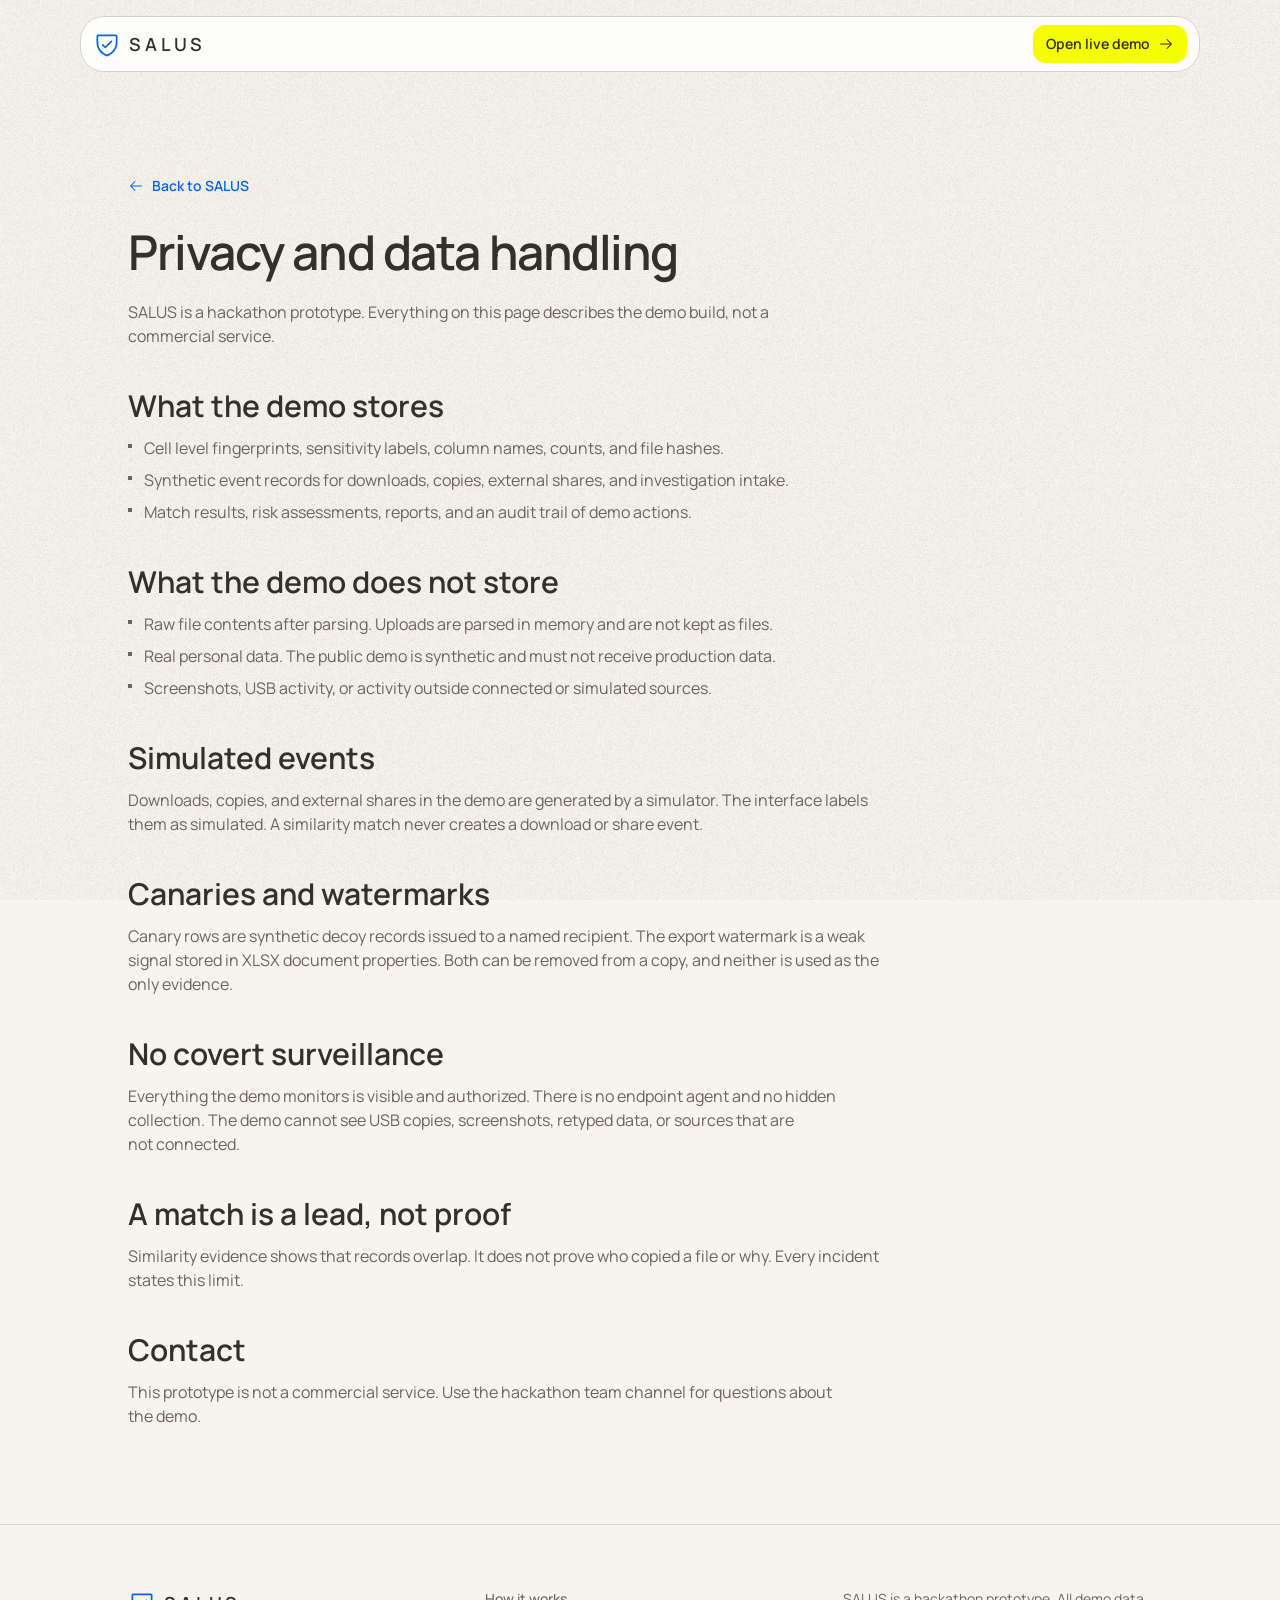
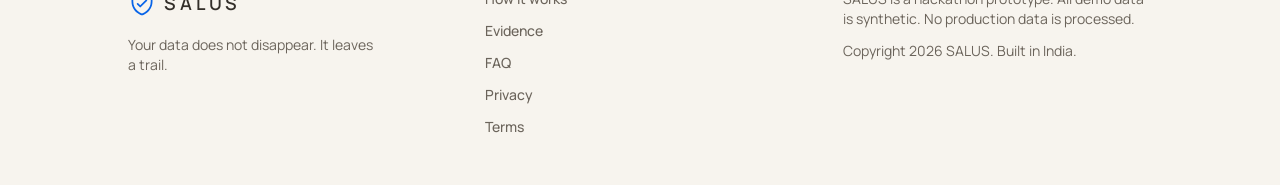
<file: frontend/landing/privacy.html>
<!doctype html>
<html lang="en-IN">
<head>
  <meta charset="utf-8">
  <meta name="viewport" content="width=device-width, initial-scale=1">
  <title>Privacy and data handling | SALUS</title>
  <meta name="description" content="How the SALUS synthetic demo handles data, fingerprints, events, canaries, and raw uploads.">
  <meta name="theme-color" content="#F7F4EE">
  <link rel="canonical" href="https://salus-web.onrender.com/privacy.html">
  <link rel="icon" type="image/svg+xml" href="favicon.svg">
  <link rel="stylesheet" href="styles.css">
</head>
<body>
  <header class="site-header">
    <nav class="nav" aria-label="Primary">
      <a class="brand" href="index.html" aria-label="SALUS home">
        <svg class="brand-icon" aria-hidden="true"><use href="#i-shield"></use></svg>
        <span class="brand-word">SALUS</span>
      </a>
      <a class="button button-small" href="/app/">
        Open live demo
        <svg class="icon" aria-hidden="true"><use href="#i-arrow"></use></svg>
      </a>
    </nav>
  </header>

  <svg class="sprite" aria-hidden="true" focusable="false" xmlns="http://www.w3.org/2000/svg">
    <symbol id="i-arrow" viewBox="0 0 256 256"><path d="M221.66,133.66l-72,72a8,8,0,0,1-11.32-11.32L196.69,136H40a8,8,0,0,1,0-16H196.69L138.34,61.66a8,8,0,0,1,11.32-11.32l72,72A8,8,0,0,1,221.66,133.66Z"/></symbol>
    <symbol id="i-shield" viewBox="0 0 256 256"><path d="M208,40H48A16,16,0,0,0,32,56v56c0,52.72,25.52,84.67,46.93,102.19,23.06,18.86,46,25.26,47,25.53a8,8,0,0,0,4.2,0c1-.27,23.91-6.67,47-25.53C198.48,196.67,224,164.72,224,112V56A16,16,0,0,0,208,40Zm0,72c0,37.07-13.66,67.16-40.6,89.42A129.3,129.3,0,0,1,128,223.62a128.25,128.25,0,0,1-38.92-21.81C61.82,179.51,48,149.3,48,112l0-56,160,0ZM82.34,141.66a8,8,0,0,1,11.32-11.32L112,148.69l50.34-50.35a8,8,0,0,1,11.32,11.32l-56,56a8,8,0,0,1-11.32,0Z"/></symbol>
  </svg>

  <main class="legal-page">
    <div class="container">
      <div class="legal-content">
        <a class="legal-back" href="index.html">
          <svg class="icon" aria-hidden="true"><use href="#i-arrow"></use></svg>
          Back to SALUS
        </a>
        <h1>Privacy and data handling</h1>
        <p>SALUS is a hackathon prototype. Everything on this page describes the demo build, not a commercial service.</p>

        <h2>What the demo stores</h2>
        <ul>
          <li>Cell level fingerprints, sensitivity labels, column names, counts, and file hashes.</li>
          <li>Synthetic event records for downloads, copies, external shares, and investigation intake.</li>
          <li>Match results, risk assessments, reports, and an audit trail of demo actions.</li>
        </ul>

        <h2>What the demo does not store</h2>
        <ul>
          <li>Raw file contents after parsing. Uploads are parsed in memory and are not kept as files.</li>
          <li>Real personal data. The public demo is synthetic and must not receive production data.</li>
          <li>Screenshots, USB activity, or activity outside connected or simulated sources.</li>
        </ul>

        <h2>Simulated events</h2>
        <p>Downloads, copies, and external shares in the demo are generated by a simulator. The interface labels them as simulated. A similarity match never creates a download or share event.</p>

        <h2>Canaries and watermarks</h2>
        <p>Canary rows are synthetic decoy records issued to a named recipient. The export watermark is a weak signal stored in XLSX document properties. Both can be removed from a copy, and neither is used as the only evidence.</p>

        <h2>No covert surveillance</h2>
        <p>Everything the demo monitors is visible and authorized. There is no endpoint agent and no hidden collection. The demo cannot see USB copies, screenshots, retyped data, or sources that are not connected.</p>

        <h2>A match is a lead, not proof</h2>
        <p>Similarity evidence shows that records overlap. It does not prove who copied a file or why. Every incident states this limit.</p>

        <h2>Contact</h2>
        <p>This prototype is not a commercial service. Use the hackathon team channel for questions about the demo.</p>
      </div>
    </div>
  </main>

  <footer class="footer">
    <div class="container footer-grid">
      <div>
        <a class="brand" href="index.html" aria-label="SALUS home">
          <svg class="brand-icon" aria-hidden="true"><use href="#i-shield"></use></svg>
          <span class="brand-word">SALUS</span>
        </a>
        <p class="footer-tagline">Your data does not disappear. It leaves a trail.</p>
      </div>
      <nav class="footer-links" aria-label="Footer">
        <a href="index.html#how-it-works">How it works</a>
        <a href="index.html#evidence">Evidence</a>
        <a href="index.html#faq">FAQ</a>
        <a href="privacy.html">Privacy</a>
        <a href="terms.html">Terms</a>
      </nav>
      <div class="footer-note">
        <p>SALUS is a hackathon prototype. All demo data is synthetic. No production data is processed.</p>
        <p class="caption muted">Copyright 2026 SALUS. Built in India.</p>
      </div>
    </div>
  </footer>
</body>
</html>
</file>
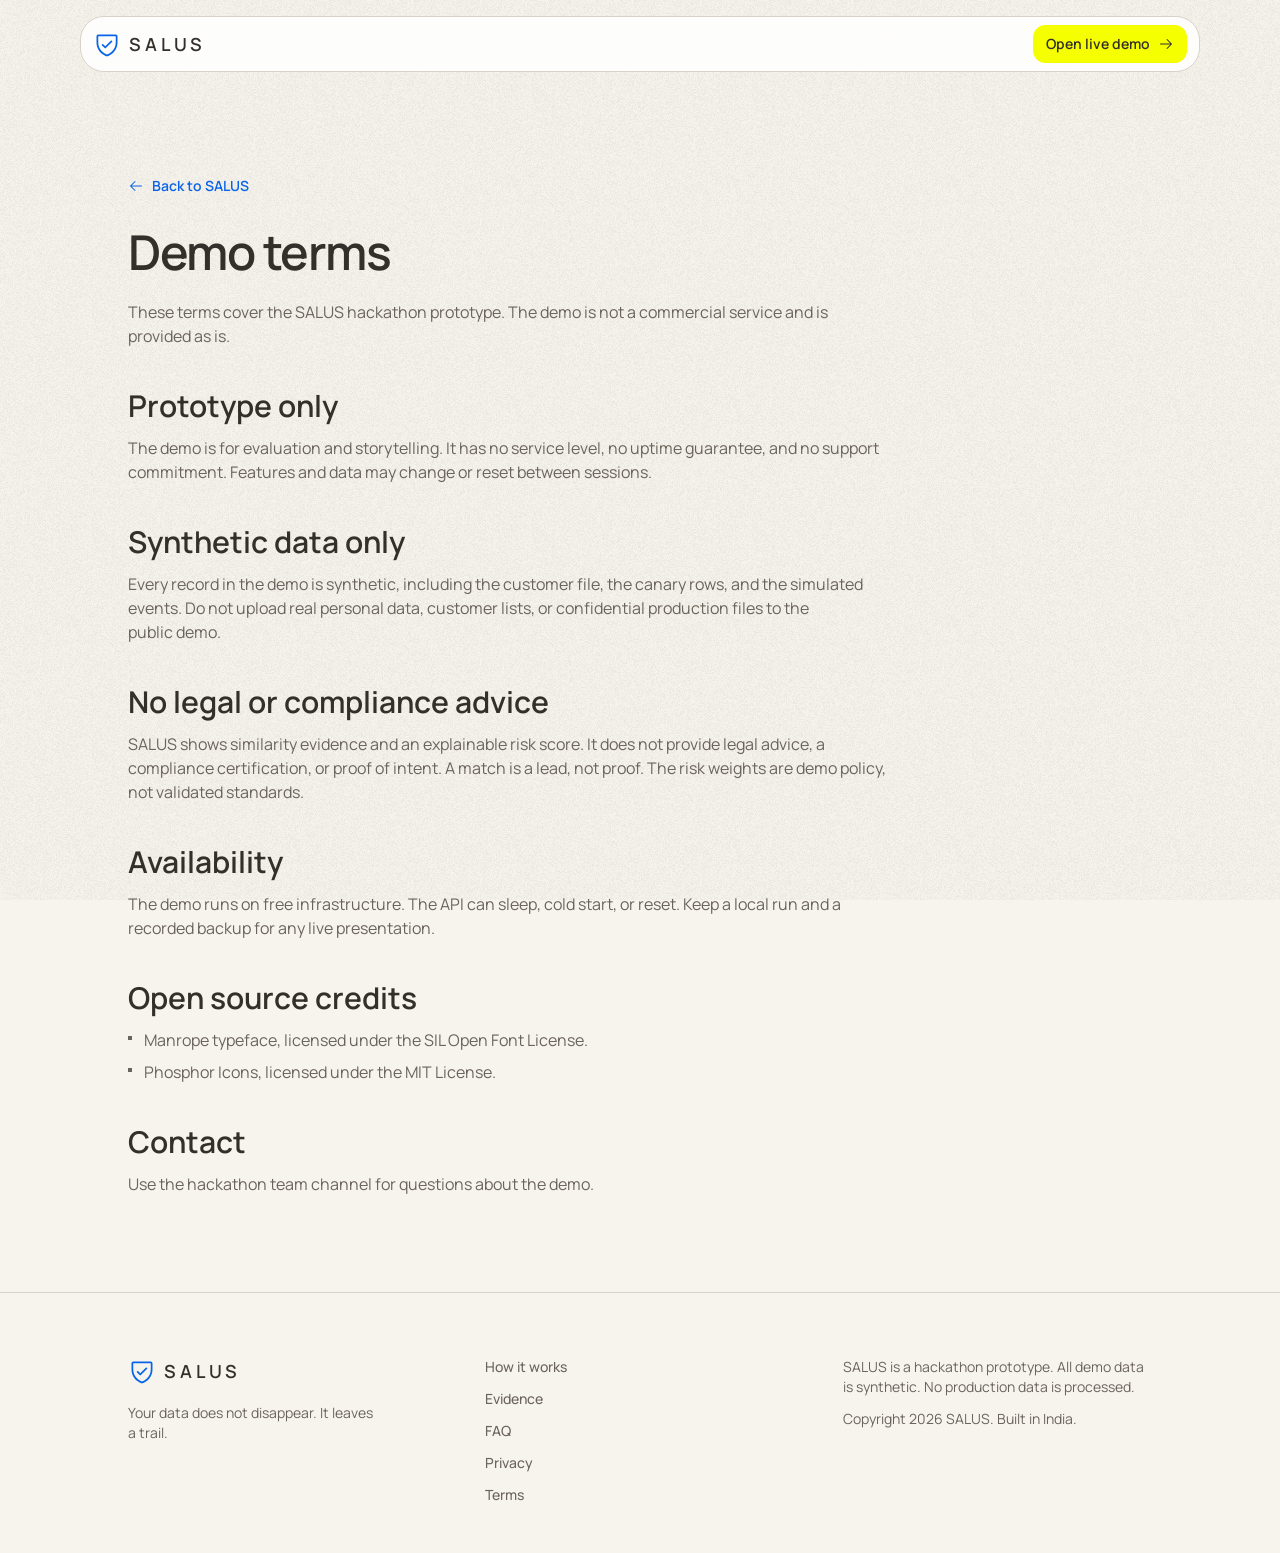
<file: frontend/landing/terms.html>
<!doctype html>
<html lang="en-IN">
<head>
  <meta charset="utf-8">
  <meta name="viewport" content="width=device-width, initial-scale=1">
  <title>Demo terms | SALUS</title>
  <meta name="description" content="Terms for the SALUS synthetic hackathon demo. Prototype only, synthetic data only, no warranty.">
  <meta name="theme-color" content="#F7F4EE">
  <link rel="canonical" href="https://salus-web.onrender.com/terms.html">
  <link rel="icon" type="image/svg+xml" href="favicon.svg">
  <link rel="stylesheet" href="styles.css">
</head>
<body>
  <header class="site-header">
    <nav class="nav" aria-label="Primary">
      <a class="brand" href="index.html" aria-label="SALUS home">
        <svg class="brand-icon" aria-hidden="true"><use href="#i-shield"></use></svg>
        <span class="brand-word">SALUS</span>
      </a>
      <a class="button button-small" href="/app/">
        Open live demo
        <svg class="icon" aria-hidden="true"><use href="#i-arrow"></use></svg>
      </a>
    </nav>
  </header>

  <svg class="sprite" aria-hidden="true" focusable="false" xmlns="http://www.w3.org/2000/svg">
    <symbol id="i-arrow" viewBox="0 0 256 256"><path d="M221.66,133.66l-72,72a8,8,0,0,1-11.32-11.32L196.69,136H40a8,8,0,0,1,0-16H196.69L138.34,61.66a8,8,0,0,1,11.32-11.32l72,72A8,8,0,0,1,221.66,133.66Z"/></symbol>
    <symbol id="i-shield" viewBox="0 0 256 256"><path d="M208,40H48A16,16,0,0,0,32,56v56c0,52.72,25.52,84.67,46.93,102.19,23.06,18.86,46,25.26,47,25.53a8,8,0,0,0,4.2,0c1-.27,23.91-6.67,47-25.53C198.48,196.67,224,164.72,224,112V56A16,16,0,0,0,208,40Zm0,72c0,37.07-13.66,67.16-40.6,89.42A129.3,129.3,0,0,1,128,223.62a128.25,128.25,0,0,1-38.92-21.81C61.82,179.51,48,149.3,48,112l0-56,160,0ZM82.34,141.66a8,8,0,0,1,11.32-11.32L112,148.69l50.34-50.35a8,8,0,0,1,11.32,11.32l-56,56a8,8,0,0,1-11.32,0Z"/></symbol>
  </svg>

  <main class="legal-page">
    <div class="container">
      <div class="legal-content">
        <a class="legal-back" href="index.html">
          <svg class="icon" aria-hidden="true"><use href="#i-arrow"></use></svg>
          Back to SALUS
        </a>
        <h1>Demo terms</h1>
        <p>These terms cover the SALUS hackathon prototype. The demo is not a commercial service and is provided as is.</p>

        <h2>Prototype only</h2>
        <p>The demo is for evaluation and storytelling. It has no service level, no uptime guarantee, and no support commitment. Features and data may change or reset between sessions.</p>

        <h2>Synthetic data only</h2>
        <p>Every record in the demo is synthetic, including the customer file, the canary rows, and the simulated events. Do not upload real personal data, customer lists, or confidential production files to the public demo.</p>

        <h2>No legal or compliance advice</h2>
        <p>SALUS shows similarity evidence and an explainable risk score. It does not provide legal advice, a compliance certification, or proof of intent. A match is a lead, not proof. The risk weights are demo policy, not validated standards.</p>

        <h2>Availability</h2>
        <p>The demo runs on free infrastructure. The API can sleep, cold start, or reset. Keep a local run and a recorded backup for any live presentation.</p>

        <h2>Open source credits</h2>
        <ul>
          <li>Manrope typeface, licensed under the SIL Open Font License.</li>
          <li>Phosphor Icons, licensed under the MIT License.</li>
        </ul>

        <h2>Contact</h2>
        <p>Use the hackathon team channel for questions about the demo.</p>
      </div>
    </div>
  </main>

  <footer class="footer">
    <div class="container footer-grid">
      <div>
        <a class="brand" href="index.html" aria-label="SALUS home">
          <svg class="brand-icon" aria-hidden="true"><use href="#i-shield"></use></svg>
          <span class="brand-word">SALUS</span>
        </a>
        <p class="footer-tagline">Your data does not disappear. It leaves a trail.</p>
      </div>
      <nav class="footer-links" aria-label="Footer">
        <a href="index.html#how-it-works">How it works</a>
        <a href="index.html#evidence">Evidence</a>
        <a href="index.html#faq">FAQ</a>
        <a href="privacy.html">Privacy</a>
        <a href="terms.html">Terms</a>
      </nav>
      <div class="footer-note">
        <p>SALUS is a hackathon prototype. All demo data is synthetic. No production data is processed.</p>
        <p class="caption muted">Copyright 2026 SALUS. Built in India.</p>
      </div>
    </div>
  </footer>
</body>
</html>
</file>
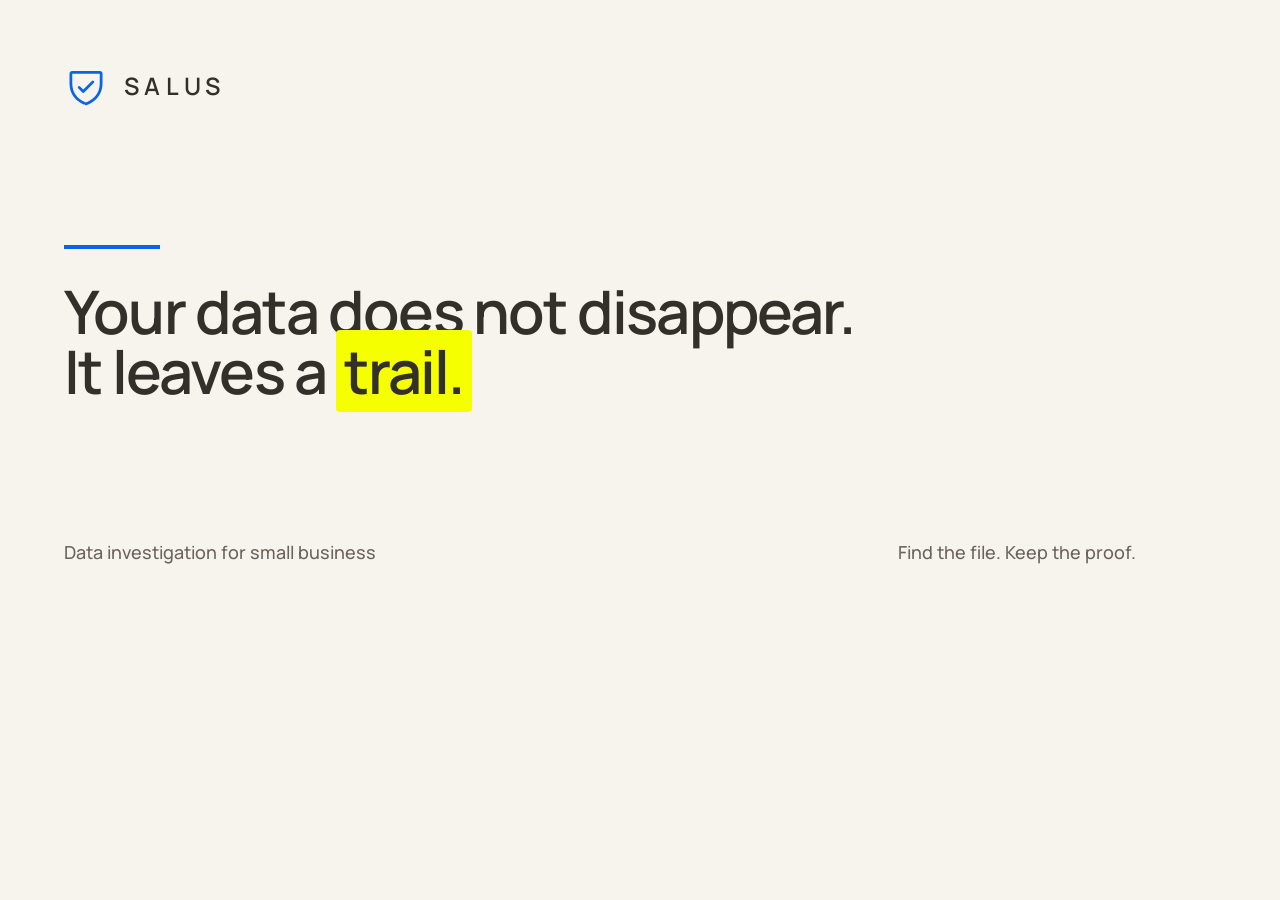
<file: frontend/landing/_tools/og.html>
<!doctype html>
<html lang="en-IN">
<head>
  <meta charset="utf-8">
  <style>
    @font-face {
      font-family: "Manrope";
      src: url("../assets/fonts/Manrope-VariableFont_wght.ttf") format("truetype");
      font-weight: 200 800;
    }
    * { box-sizing: border-box; }
    html, body {
      width: 1200px;
      height: 630px;
      margin: 0;
      overflow: hidden;
      background: #F7F4EE;
      color: #332F2A;
      font-family: "Manrope", sans-serif;
    }
    body {
      display: flex;
      flex-direction: column;
      justify-content: space-between;
      padding: 64px;
    }
    .brand {
      display: flex;
      align-items: center;
      gap: 16px;
      font-size: 24px;
      line-height: 32px;
      font-weight: 600;
      letter-spacing: 0.22em;
    }
    .brand svg {
      width: 44px;
      height: 44px;
      fill: #0864E8;
    }
    .rule {
      width: 96px;
      height: 4px;
      margin-bottom: 32px;
      background: #0864E8;
    }
    h1 {
      max-width: 980px;
      margin: 0;
      font-size: 60px;
      line-height: 60px;
      font-weight: 600;
      letter-spacing: -0.03em;
    }
    .footer {
      display: flex;
      align-items: center;
      justify-content: space-between;
      color: #6B645B;
      font-size: 18px;
      line-height: 28px;
      font-weight: 500;
    }
  .mark {
      background: #F5FF00;
      color: #332F2A;
      padding: 0 8px;
      border-radius: 4px;
    }
  </style>
</head>
<body>
  <div class="brand">
    <svg viewBox="0 0 256 256" aria-hidden="true"><path d="M208,40H48A16,16,0,0,0,32,56v56c0,52.72,25.52,84.67,46.93,102.19,23.06,18.86,46,25.26,47,25.53a8,8,0,0,0,4.2,0c1-.27,23.91-6.67,47-25.53C198.48,196.67,224,164.72,224,112V56A16,16,0,0,0,208,40Zm0,72c0,37.07-13.66,67.16-40.6,89.42A129.3,129.3,0,0,1,128,223.62a128.25,128.25,0,0,1-38.92-21.81C61.82,179.51,48,149.3,48,112l0-56,160,0ZM82.34,141.66a8,8,0,0,1,11.32-11.32L112,148.69l50.34-50.35a8,8,0,0,1,11.32,11.32l-56,56a8,8,0,0,1-11.32,0Z"/></svg>
    SALUS
  </div>
  <div>
    <div class="rule"></div>
    <h1>Your data does not disappear.<br>It leaves a <span class="mark">trail.</span></h1>
  </div>
  <div class="footer">
    <span>Data investigation for small business</span>
    <span>Find the file. Keep the proof.</span>
  </div>
</body>
</html>
</file>
<file: frontend/landing/styles.css>
@font-face {
  font-family: "Manrope";
  src: url("assets/fonts/Manrope-VariableFont_wght.ttf") format("truetype");
  font-weight: 200 800;
  font-style: normal;
  font-display: swap;
}

:root {
  --canvas: #F7F4EE;
  --black: #F7F4EE;
  --surface: #FFFFFF;
  --surface-raised: #EFEBE3;
  --border: #D8D2C7;
  --chip: #E8E3DA;
  --text: #332F2A;
  --muted: #6B645B;
  --accent: #0864E8;
  --accent-ink: #FFFFFF;
  --highlight: #F5FF00;
  --highlight-ink: #332F2A;
  --s25: 2px;
  --s50: 4px;
  --s75: 8px;
  --s100: 12px;
  --s200: 16px;
  --s300: 24px;
  --s400: 32px;
  --s500: 40px;
  --s600: 48px;
  --s700: 64px;
  --s800: 80px;
  --s900: 96px;
  --r-sm: 4px;
  --r-md: 8px;
  --r-lg: 12px;
  --r-xl: 16px;
  --r-2xl: 24px;
  --ease: cubic-bezier(0.22, 1, 0.36, 1);
  --max: 1120px;
}

*,
*::before,
*::after {
  box-sizing: border-box;
}

html {
  scroll-behavior: smooth;
  scroll-padding-top: 120px;
}

body {
  margin: 0;
  background: var(--black);
  color: var(--text);
  font-family: "Manrope", sans-serif;
  font-size: 16px;
  line-height: 24px;
  font-weight: 400;
  overflow-x: hidden;
  -webkit-font-smoothing: antialiased;
  text-rendering: optimizeLegibility;
}

body.no-scroll {
  overflow: hidden;
}

::selection {
  background: var(--accent);
  color: var(--accent-ink);
}

a {
  color: inherit;
  text-decoration: none;
}

button,
input,
summary {
  font: inherit;
}

button {
  cursor: pointer;
}

img,
svg {
  display: block;
}

h1,
h2,
h3,
h4,
h5,
h6,
p,
ul,
ol {
  margin: 0;
}

h1,
h2,
h3,
h4,
h5,
h6 {
  font-weight: 600;
  text-wrap: balance;
}

p {
  text-wrap: pretty;
}

ul,
ol {
  padding: 0;
  list-style: none;
}

.icon {
  width: 1em;
  height: 1em;
  fill: currentColor;
  flex: none;
}

.sprite {
  position: absolute;
  width: 0;
  height: 0;
  overflow: hidden;
}

.container {
  width: 100%;
  max-width: var(--max);
  margin: 0 auto;
  padding: 0 var(--s600);
}

.skip-link {
  position: fixed;
  top: var(--s200);
  left: var(--s200);
  z-index: 200;
  transform: translateY(-200%);
  background: var(--accent);
  color: var(--accent-ink);
  padding: var(--s75) var(--s100);
  border-radius: var(--r-md);
  font-size: 14px;
  line-height: 20px;
  font-weight: 600;
  transition: transform 300ms var(--ease);
}

.skip-link:focus {
  transform: translateY(0);
}

:focus-visible {
  outline: 2px solid var(--accent);
  outline-offset: 4px;
}

/* Navigation */

.site-header {
  position: fixed;
  inset: 0 0 auto 0;
  z-index: 100;
  display: flex;
  justify-content: center;
  padding: var(--s200) var(--s200) 0;
}

.nav {
  width: 100%;
  max-width: var(--max);
  display: flex;
  align-items: center;
  justify-content: space-between;
  gap: var(--s300);
  padding: var(--s75) var(--s100);
  border: 1px solid var(--border);
  border-radius: var(--r-2xl);
  background: rgba(255, 255, 255, 0.86);
  backdrop-filter: blur(18px);
  -webkit-backdrop-filter: blur(18px);
}

.brand {
  display: inline-flex;
  align-items: center;
  gap: var(--s75);
}

.brand-icon {
  width: 28px;
  height: 28px;
  fill: var(--accent);
}

.brand-word {
  font-size: 18px;
  line-height: 28px;
  font-weight: 600;
  letter-spacing: 0.22em;
}

.nav-links {
  display: flex;
  align-items: center;
  gap: var(--s300);
}

.nav-links a {
  color: var(--muted);
  font-size: 14px;
  line-height: 20px;
  font-weight: 500;
  transition: color 300ms var(--ease);
}

.nav-links a:hover,
.nav-links a.is-current {
  color: var(--text);
}

.button {
  display: inline-flex;
  align-items: center;
  justify-content: center;
  gap: var(--s75);
  padding: var(--s75) var(--s100);
  border: 1px solid var(--highlight);
  border-radius: var(--r-lg);
  background: var(--highlight);
  color: var(--highlight-ink);
  font-size: 16px;
  line-height: 24px;
  font-weight: 600;
  transition: background 300ms var(--ease), transform 200ms var(--ease);
}

.button .icon {
  width: 16px;
  height: 16px;
}

.button:hover {
  background: #e6f000;
  border-color: #e6f000;
}

.button:active {
  transform: scale(0.98);
}

.button-small {
  font-size: 14px;
  line-height: 20px;
}

.button-large {
  padding: var(--s75) var(--s100);
  font-size: 18px;
  line-height: 28px;
}

.menu-toggle {
  display: none;
  width: 40px;
  height: 40px;
  border: 1px solid var(--border);
  border-radius: var(--r-md);
  background: transparent;
  align-items: center;
  justify-content: center;
  flex-direction: column;
  gap: var(--s50);
}

.menu-toggle span {
  display: block;
  width: 18px;
  height: 2px;
  background: var(--text);
  transition: transform 300ms var(--ease), opacity 300ms var(--ease);
}

.menu-toggle.is-open span:nth-child(1) {
  transform: translateY(6px) rotate(45deg);
}

.menu-toggle.is-open span:nth-child(2) {
  opacity: 0;
}

.menu-toggle.is-open span:nth-child(3) {
  transform: translateY(-6px) rotate(-45deg);
}

.mobile-menu {
  position: fixed;
  inset: 0;
  z-index: 90;
  display: flex;
  align-items: center;
  background: rgba(255, 255, 255, 0.98);
  backdrop-filter: blur(20px);
  -webkit-backdrop-filter: blur(20px);
  padding: var(--s900) var(--s300) var(--s500);
  opacity: 0;
  visibility: hidden;
  transition: opacity 300ms var(--ease), visibility 300ms var(--ease);
}

.mobile-menu.is-open {
  opacity: 1;
  visibility: visible;
}

.mobile-nav {
  width: 100%;
  max-width: 680px;
  margin: 0 auto;
}

.mobile-nav a:not(.button) {
  display: block;
  margin-bottom: var(--s300);
  color: var(--text);
  font-size: 30px;
  line-height: 36px;
  font-weight: 600;
  opacity: 0;
  transform: translateY(24px);
  transition: opacity 500ms var(--ease), transform 500ms var(--ease);
}

.mobile-nav .button {
  margin-top: var(--s300);
  opacity: 0;
  transform: translateY(24px);
  transition: opacity 500ms var(--ease), transform 500ms var(--ease);
}

.mobile-menu.is-open .mobile-nav a,
.mobile-menu.is-open .mobile-nav .button {
  opacity: 1;
  transform: none;
  transition-delay: calc(var(--i) * 60ms);
}

/* Hero */

.hero {
  padding-top: 176px;
  padding-bottom: var(--s900);
  background: transparent;
}

.hero-grid {
  display: grid;
  grid-template-columns: 1.02fr 0.98fr;
  gap: var(--s700);
  align-items: center;
}

.eyebrow {
  color: var(--accent);
  font-size: 12px;
  line-height: 16px;
  font-weight: 600;
  letter-spacing: 0.12em;
  text-transform: uppercase;
  margin-bottom: var(--s200);
}

.hero h1 {
  max-width: 680px;
  font-size: 60px;
  line-height: 60px;
  letter-spacing: -0.03em;
  color: var(--text);
  background: linear-gradient(90deg, #332F2A 0%, #6B645B 100%);
  -webkit-background-clip: text;
  background-clip: text;
  -webkit-text-fill-color: transparent;
}

.lead {
  max-width: 680px;
  margin-top: var(--s300);
  color: var(--muted);
  font-size: 18px;
  line-height: 28px;
  font-weight: 500;
}

.hero-actions {
  margin-top: var(--s400);
}

.hero-proof {
  max-width: 560px;
  margin-top: var(--s200);
  color: var(--muted);
  font-size: 14px;
  line-height: 20px;
}

.hero-visual {
  min-width: 0;
}

.product-panel {
  padding: var(--s300);
  border: 1px solid var(--border);
  border-radius: var(--r-2xl);
  background: var(--surface);
  font-size: 14px;
  line-height: 20px;
}

.panel-top {
  display: flex;
  align-items: center;
  justify-content: space-between;
  gap: var(--s200);
  margin-bottom: var(--s200);
}

.caption {
  font-size: 12px;
  line-height: 16px;
  font-weight: 400;
}

.muted {
  color: var(--muted);
}

.chip {
  display: inline-flex;
  align-items: center;
  padding: var(--s25) var(--s75);
  border: 1px solid var(--border);
  border-radius: var(--r-sm);
  background: var(--chip);
  color: var(--text);
  font-size: 12px;
  line-height: 16px;
  font-weight: 600;
  letter-spacing: 0.06em;
}

.chip-small {
  padding: var(--s25) var(--s50);
  font-size: 10px;
  line-height: 16px;
}

.chip-critical {
  color: var(--highlight);
  border-color: rgba(245, 255, 0, 0.35);
  background: rgba(245, 255, 0, 0.08);
}

.panel-title {
  margin-bottom: var(--s200);
  font-size: 20px;
  line-height: 28px;
  font-weight: 600;
}

.panel-metrics {
  display: grid;
  grid-template-columns: repeat(3, minmax(0, 1fr));
  gap: var(--s200);
  margin-bottom: var(--s200);
  padding: var(--s200) 0;
  border-top: 1px solid var(--border);
  border-bottom: 1px solid var(--border);
}

.panel-metrics > div {
  display: flex;
  flex-direction: column;
  gap: var(--s25);
  min-width: 0;
}

.metric-value {
  font-size: 30px;
  line-height: 36px;
  font-weight: 600;
  letter-spacing: -0.02em;
}

.metric-highlight {
  background: var(--highlight);
  color: var(--highlight-ink);
  padding: 0 6px;
  border-radius: 3px;
}

.metric-label {
  color: var(--muted);
  font-size: 12px;
  line-height: 16px;
}

.track {
  height: 8px;
  margin-bottom: var(--s200);
  border-radius: var(--r-sm);
  background: var(--border);
  overflow: hidden;
}

.track-fill {
  display: block;
  width: 99.9%;
  height: 100%;
  border-radius: var(--r-sm);
  background: var(--accent);
}

.panel-row {
  display: flex;
  align-items: center;
  gap: var(--s75);
  margin-bottom: var(--s200);
}

.panel-row-text {
  color: var(--muted);
  font-size: 12px;
  line-height: 16px;
}

.ref {
  display: inline-flex;
  align-items: center;
  padding: var(--s25) var(--s75);
  border: 1px solid rgba(8, 100, 232, 0.35);
  border-radius: var(--r-sm);
  background: rgba(8, 100, 232, 0.1);
  color: var(--accent);
  font-size: 10px;
  line-height: 16px;
  font-weight: 600;
  letter-spacing: 0.04em;
  white-space: nowrap;
}

.ref-match {
  color: var(--highlight-ink);
  border-color: var(--highlight-ink);
  background: var(--highlight);
}

.canary {
  display: flex;
  align-items: flex-start;
  gap: var(--s100);
  margin-bottom: var(--s200);
  padding: var(--s100);
  border: 1px solid rgba(51, 47, 42, 0.16);
  border-radius: var(--r-lg);
  background: rgba(245, 255, 0, 0.2);
}

.canary-icon {
  width: 20px;
  height: 20px;
  fill: var(--text);
  margin-top: var(--s25);
}

.canary-text {
  display: flex;
  flex-direction: column;
  gap: var(--s25);
  min-width: 0;
}

.canary-text strong {
  font-size: 14px;
  line-height: 20px;
  font-weight: 600;
}

.canary-text span {
  color: var(--muted);
  font-size: 12px;
  line-height: 16px;
  overflow-wrap: anywhere;
}

.canary .chip {
  margin-left: auto;
}

.panel-list {
  display: flex;
  flex-direction: column;
}

.panel-line {
  display: grid;
  grid-template-columns: 8px minmax(0, 1fr) auto;
  align-items: center;
  gap: var(--s75);
  padding: var(--s75) 0;
  color: var(--muted);
  font-size: 12px;
  line-height: 16px;
}

.panel-line + .panel-line {
  border-top: 1px solid var(--border);
}

.panel-line > span:nth-child(2) {
  overflow-wrap: anywhere;
}

.dot {
  width: 6px;
  height: 6px;
  border-radius: 50%;
  background: var(--accent);
}

.dot-match {
  background: var(--text);
}

/* Tagline */

.tagline {
  padding: var(--s900) 0;
  background: var(--black);
  border-top: 1px solid var(--border);
  border-bottom: 1px solid var(--border);
}

.tagline-text {
  max-width: 680px;
  font-size: 48px;
  line-height: 48px;
  font-weight: 600;
  letter-spacing: -0.03em;
}

.word {
  color: var(--text);
  transition: color 500ms var(--ease);
}

.js .word {
  color: rgba(51, 47, 42, 0.28);
}

.js .word.is-lit {
  color: var(--text);
}

.word.is-accent,
.js .word.is-accent,
.js .word.is-accent.is-lit {
  background: var(--highlight);
  color: var(--highlight-ink);
  padding: 0 0.12em;
  border-radius: 3px;
}

/* Shared sections */

.section {
  padding: var(--s900) 0;
}

.section h2 {
  max-width: 680px;
  font-size: 48px;
  line-height: 48px;
  letter-spacing: -0.03em;
}

.body-large {
  max-width: 680px;
  color: var(--muted);
  font-size: 18px;
  line-height: 28px;
  font-weight: 500;
}

.body-muted {
  max-width: 680px;
  color: var(--muted);
  font-size: 16px;
  line-height: 24px;
}

.split {
  display: grid;
  grid-template-columns: 1fr 1fr;
  gap: var(--s700);
  align-items: start;
}

.problem .question-list {
  display: flex;
  flex-direction: column;
  gap: var(--s75);
  margin: var(--s300) 0;
}

.question-list li {
  display: flex;
  align-items: center;
  gap: var(--s100);
  font-size: 30px;
  line-height: 36px;
  font-weight: 600;
}

.question-list li::before {
  content: "";
  width: 24px;
  height: 1px;
  background: var(--accent);
  flex: none;
}

.problem .body-muted {
  margin-top: var(--s300);
}

/* Benefits */

.benefits {
  background: var(--surface);
}

.benefits-grid {
  display: grid;
  grid-template-columns: 0.9fr 1.1fr;
  gap: var(--s700);
  align-items: start;
}

.benefits-intro {
  position: sticky;
  top: 120px;
}

.benefits-intro h2 {
  margin-bottom: var(--s300);
}

.benefit-list li {
  display: grid;
  grid-template-columns: 40px minmax(0, 1fr);
  gap: var(--s300);
  padding: var(--s400) 0;
  border-top: 1px solid var(--border);
}

.benefit-list li:last-child {
  border-bottom: 1px solid var(--border);
}

.benefit-list .number {
  color: var(--accent);
  font-size: 14px;
  line-height: 20px;
  font-weight: 600;
  letter-spacing: 0.06em;
}

.benefit-list h3 {
  margin-bottom: var(--s75);
  font-size: 24px;
  line-height: 32px;
}

.benefit-list p {
  color: var(--muted);
  font-size: 16px;
  line-height: 24px;
}

/* How it works */

.section-head {
  margin-bottom: var(--s600);
}

.steps {
  display: grid;
  grid-template-columns: repeat(3, minmax(0, 1fr));
  gap: var(--s600);
}

.step {
  padding-top: var(--s300);
  border-top: 1px solid var(--border);
}

.step-number {
  display: block;
  margin-bottom: var(--s200);
  color: var(--accent);
  font-size: 30px;
  line-height: 36px;
  font-weight: 600;
}

.step h3 {
  margin-bottom: var(--s75);
  font-size: 20px;
  line-height: 28px;
}

.step p {
  color: var(--muted);
  font-size: 16px;
  line-height: 24px;
}

.demo-note {
  margin-top: var(--s600);
  padding-top: var(--s300);
  border-top: 1px solid var(--border);
  color: var(--muted);
  font-size: 14px;
  line-height: 20px;
}

/* Evidence */

.evidence {
  background: var(--surface);
}

.evidence-grid {
  display: grid;
  grid-template-columns: 1.1fr 0.9fr;
  gap: var(--s700);
  align-items: start;
}

.evidence h2 {
  margin-bottom: var(--s300);
}

.check-list {
  display: flex;
  flex-direction: column;
  gap: var(--s100);
  margin-top: var(--s400);
}

.check-list li {
  display: flex;
  align-items: flex-start;
  gap: var(--s75);
  color: var(--muted);
  font-size: 16px;
  line-height: 24px;
}

.check-icon {
  width: 16px;
  height: 16px;
  margin-top: var(--s50);
  fill: var(--accent);
}

.evidence-side {
  min-width: 0;
}

.stat-grid {
  display: grid;
  grid-template-columns: repeat(2, minmax(0, 1fr));
  border-top: 1px solid var(--border);
}

.stat {
  padding: var(--s300) 0;
  border-bottom: 1px solid var(--border);
}

.stat-value {
  display: block;
  font-size: 36px;
  line-height: 40px;
  font-weight: 600;
  letter-spacing: -0.02em;
}

.stat-highlight,
.highlight {
  background: var(--highlight);
  color: var(--highlight-ink);
  padding: 0 5px;
  border-radius: 3px;
}

.stat-label {
  display: block;
  margin-top: var(--s50);
  color: var(--muted);
  font-size: 12px;
  line-height: 16px;
}

.limits {
  margin-top: var(--s400);
  padding: var(--s300);
  border: 1px solid var(--border);
  border-radius: var(--r-lg);
  background: var(--surface-raised);
}

.limits-head {
  display: flex;
  align-items: center;
  gap: var(--s75);
  margin-bottom: var(--s100);
}

.warning-icon {
  width: 18px;
  height: 18px;
  fill: var(--muted);
}

.limits h3 {
  font-size: 20px;
  line-height: 28px;
}

.limits ul {
  display: flex;
  flex-direction: column;
  gap: var(--s75);
}

.limits li {
  position: relative;
  padding-left: var(--s200);
  color: var(--muted);
  font-size: 14px;
  line-height: 20px;
}

.limits li::before {
  content: "";
  position: absolute;
  left: 0;
  top: 8px;
  width: 4px;
  height: 4px;
  background: var(--muted);
}

/* FAQ */

.faq-grid {
  display: grid;
  grid-template-columns: 0.8fr 1.2fr;
  gap: var(--s700);
  align-items: start;
}

.faq-intro {
  position: sticky;
  top: 120px;
}

.faq-intro h2 {
  margin-bottom: var(--s300);
}

.faq-list details {
  border-top: 1px solid var(--border);
}

.faq-list details:last-child {
  border-bottom: 1px solid var(--border);
}

.faq-list summary {
  display: flex;
  align-items: center;
  justify-content: space-between;
  gap: var(--s300);
  padding: var(--s300) 0;
  color: var(--text);
  font-size: 18px;
  line-height: 28px;
  font-weight: 600;
  list-style: none;
  cursor: pointer;
}

.faq-list summary::-webkit-details-marker {
  display: none;
}

.faq-icon {
  width: 18px;
  height: 18px;
  fill: var(--muted);
  transition: transform 300ms var(--ease);
}

.faq-list details[open] .faq-icon {
  transform: rotate(45deg);
}

.faq-list details p {
  max-width: 640px;
  padding-bottom: var(--s300);
  color: var(--muted);
  font-size: 16px;
  line-height: 24px;
}

/* Final CTA */

.final {
  background: var(--accent);
}

.final .eyebrow {
  color: var(--highlight);
}

.final h2,
.final .body-large {
  color: #ffffff;
}

.final .body-large {
  opacity: 0.82;
}

.final .caption {
  color: rgba(255, 255, 255, 0.72);
}

.final-inner {
  display: flex;
  flex-direction: column;
  align-items: center;
  max-width: 680px;
  text-align: center;
}

.final-inner h2 {
  margin-bottom: var(--s300);
  color: #ffffff;
}

.final-inner .button {
  margin-top: var(--s400);
}

.final-inner .caption {
  margin-top: var(--s200);
}

/* Footer */

.footer {
  padding: var(--s700) 0 var(--s600);
  border-top: 1px solid var(--border);
  background: var(--canvas);
}

.footer-grid {
  display: grid;
  grid-template-columns: 1fr 1fr 1fr;
  gap: var(--s600);
  align-items: start;
}

.footer-tagline {
  margin-top: var(--s100);
  color: var(--muted);
  font-size: 14px;
  line-height: 20px;
  max-width: 280px;
}

.footer-links {
  display: flex;
  flex-direction: column;
  gap: var(--s100);
}

.footer-links a {
  color: var(--muted);
  font-size: 14px;
  line-height: 20px;
  font-weight: 500;
  transition: color 300ms var(--ease);
}

.footer-links a:hover {
  color: var(--text);
}

.footer-note p {
  color: var(--muted);
  font-size: 14px;
  line-height: 20px;
}

.footer-note .caption {
  margin-top: var(--s100);
}

/* Legal pages */

.legal-page {
  padding-top: 176px;
  padding-bottom: var(--s900);
}

.legal-content {
  max-width: 760px;
}

.legal-content h1 {
  margin-bottom: var(--s300);
  font-size: 48px;
  line-height: 48px;
  letter-spacing: -0.03em;
}

.legal-content h2 {
  margin-top: var(--s500);
  margin-bottom: var(--s100);
  font-size: 30px;
  line-height: 36px;
}

.legal-content p,
.legal-content li {
  color: var(--muted);
  font-size: 16px;
  line-height: 24px;
}

.legal-content p + p {
  margin-top: var(--s200);
}

.legal-content ul {
  margin-top: var(--s100);
  display: flex;
  flex-direction: column;
  gap: var(--s75);
}

.legal-content li {
  position: relative;
  padding-left: var(--s200);
}

.legal-content li::before {
  content: "";
  position: absolute;
  left: 0;
  top: 8px;
  width: 4px;
  height: 4px;
  background: var(--muted);
}

.legal-back {
  display: inline-flex;
  align-items: center;
  gap: var(--s75);
  margin-bottom: var(--s400);
  color: var(--accent);
  font-size: 14px;
  line-height: 20px;
  font-weight: 600;
}

.legal-back .icon {
  width: 16px;
  height: 16px;
  transform: rotate(180deg);
}

/* 404 */

.not-found {
  min-height: 80vh;
  display: grid;
  place-items: center;
  padding: 176px var(--s300) var(--s900);
  text-align: center;
}

.not-found h1 {
  margin-bottom: var(--s200);
  font-size: 48px;
  line-height: 48px;
  letter-spacing: -0.03em;
}

.not-found p {
  max-width: 560px;
  margin: 0 auto var(--s400);
  color: var(--muted);
  font-size: 18px;
  line-height: 28px;
}

/* Motion */

.js .reveal {
  opacity: 0;
  transform: translateY(32px);
  transition: opacity 700ms var(--ease), transform 700ms var(--ease);
  transition-delay: var(--delay, 0ms);
}

.js .reveal.is-visible {
  opacity: 1;
  transform: none;
}

@media (prefers-reduced-motion: reduce) {
  html {
    scroll-behavior: auto;
  }

  *,
  *::before,
  *::after {
    animation-duration: 0.01ms !important;
    animation-iteration-count: 1 !important;
    transition-duration: 0.01ms !important;
  }

  .js .reveal,
  .js .reveal.is-visible {
    opacity: 1;
    transform: none;
  }

  .js .word,
  .js .word.is-lit {
    color: var(--text);
  }

  .js .word.is-accent,
  .js .word.is-accent.is-lit {
    background: var(--highlight);
    color: var(--highlight-ink);
  }
}

/* Photography and parallax */

.photo-frame {
  position: relative;
  min-width: 0;
  width: 100%;
  margin: 0;
  overflow: hidden;
  aspect-ratio: 4 / 3;
  border: 1px solid var(--border);
  border-radius: var(--r-2xl);
  background: var(--surface-raised);
}

.photo-tall {
  aspect-ratio: 4 / 5;
}

.photo-img {
  width: 100%;
  max-width: 100%;
  height: 100%;
  min-width: 0;
  object-fit: cover;
  will-change: transform;
}

.split > *,
.carousel-head > *,
.slide-media,
.slide-copy {
  min-width: 0;
}

[data-parallax] .photo-img {
  transform: translate3d(0, var(--py, 0px), 0) scale(1.14);
}

.problem-lead {
  margin-top: var(--s300);
}

.tagline {
  position: relative;
  overflow: hidden;
}

.tagline-bg {
  position: absolute;
  inset: 0;
  overflow: hidden;
  z-index: 0;
}

.tagline-bg .photo-img {
  height: 100%;
  opacity: 0.9;
}

.tagline-bg::after {
  content: "";
  position: absolute;
  inset: 0;
  background: rgba(247, 244, 238, 0.9);
}

.tagline-bg {
  --py: 0px;
}

.tagline-bg .photo-img {
  transform: translate3d(0, var(--py, 0px), 0) scale(1.14);
}

.tagline-inner {
  position: relative;
  z-index: 1;
}

.credit-link {
  color: var(--accent);
  font-weight: 600;
}

/* Carousel */

.carousel-head {
  display: flex;
  align-items: flex-end;
  justify-content: space-between;
  gap: var(--s400);
  margin-bottom: var(--s400);
}

.carousel-head h2 {
  margin-top: var(--s200);
  max-width: 560px;
  font-size: 48px;
  line-height: 48px;
  letter-spacing: -0.03em;
}

.carousel-buttons {
  display: flex;
  gap: var(--s75);
  flex: none;
}

.carousel-arrow {
  width: 48px;
  height: 48px;
  display: grid;
  place-items: center;
  border: 1px solid var(--border);
  border-radius: var(--r-lg);
  background: var(--surface);
  color: var(--text);
  transition: background 300ms var(--ease), border-color 300ms var(--ease), transform 200ms var(--ease);
}

.carousel-arrow .icon {
  width: 18px;
  height: 18px;
}

.carousel-arrow:hover {
  background: var(--highlight);
  border-color: var(--highlight);
}

.carousel-arrow:active {
  transform: scale(0.98);
}

.carousel-track {
  display: flex;
  gap: var(--s300);
  overflow-x: auto;
  scroll-snap-type: x mandatory;
  scrollbar-width: none;
  overscroll-behavior-x: contain;
  padding: var(--s300) calc((100% - 620px) / 2) var(--s300);
  scroll-padding-inline: calc((100% - 620px) / 2);
  -webkit-overflow-scrolling: touch;
}

.carousel-track::-webkit-scrollbar {
  display: none;
}

.carousel-slide {
  --focus: 1;
  flex: 0 0 620px;
  scroll-snap-align: center;
  display: flex;
  flex-direction: column;
  overflow: hidden;
  border: 1px solid var(--border);
  border-radius: var(--r-2xl);
  background: var(--surface);
  transform: scale(calc(0.96 + 0.04 * var(--focus)));
  opacity: calc(0.7 + 0.3 * var(--focus));
  transition: transform 500ms var(--ease), opacity 500ms var(--ease), border-color 300ms var(--ease);
}

.carousel-slide:hover {
  border-color: #BFB7A9;
}

.slide-media {
  position: relative;
  aspect-ratio: 16 / 10;
  overflow: hidden;
  background: var(--surface-raised);
}

.slide-media .photo-img {
  transform: translate3d(var(--px, 0px), 0, 0) scale(1.16);
}

.slide-copy {
  display: flex;
  flex-direction: column;
  gap: var(--s75);
  padding: var(--s300);
}

.slide-index {
  color: var(--accent);
  font-size: 12px;
  line-height: 16px;
  font-weight: 600;
  letter-spacing: 0.08em;
}

.slide-copy h3 {
  font-size: 24px;
  line-height: 32px;
}

.slide-copy p {
  color: var(--muted);
  font-size: 16px;
  line-height: 24px;
}

.carousel-foot {
  display: flex;
  align-items: center;
  justify-content: space-between;
  gap: var(--s300);
  margin-top: var(--s300);
}

.carousel-dots {
  display: flex;
  align-items: center;
  gap: var(--s75);
}

.carousel-dot {
  width: 10px;
  height: 10px;
  padding: 0;
  border: 0;
  border-radius: 999px;
  background: var(--border);
  transition: width 500ms var(--ease), background 300ms var(--ease);
}

.carousel-dot[aria-current="true"] {
  width: 32px;
  background: var(--accent);
}

.carousel-toggle {
  padding: var(--s75) var(--s100);
  border: 1px solid var(--border);
  border-radius: var(--r-md);
  background: var(--surface);
  color: var(--text);
  font-size: 14px;
  line-height: 20px;
  font-weight: 600;
  transition: background 300ms var(--ease), border-color 300ms var(--ease);
}

.carousel-toggle[aria-pressed="true"] {
  background: var(--highlight);
  border-color: var(--highlight);
}

/* Paper, highlighter and background motion */

body::before {
  content: "";
  position: fixed;
  inset: 0;
  z-index: -1;
  pointer-events: none;
  background: url("assets/paper.png");
}

.hero,
.tagline,
.section,
.marquee {
  position: relative;
  overflow: hidden;
}

.ghost {
  position: relative;
}

.hero > .container,
.tagline > .container,
.section > .container,
.ghost-sticky {
  position: relative;
  z-index: 1;
}

.bg-drift {
  position: absolute;
  inset: 0;
  z-index: 0;
  margin: 0;
  overflow: hidden;
  pointer-events: none;
}

.bg-drift .photo-img {
  opacity: 0.08;
  filter: grayscale(0.4) saturate(0.8);
}

.hero-bg .photo-img {
  opacity: 0.1;
}

.mark {
  position: relative;
  isolation: isolate;
  -webkit-box-decoration-break: clone;
  box-decoration-break: clone;
}

.mark::before {
  content: "";
  position: absolute;
  left: -0.12em;
  right: -0.12em;
  bottom: 0.02em;
  height: 0.62em;
  z-index: -1;
  background: url("assets/marks/highlight.svg") center / 100% 100% no-repeat;
  transform: scaleX(1);
  transform-origin: left center;
}

.js .mark::before {
  transform: scaleX(0);
  transition: transform 900ms var(--ease) var(--mark-delay, 0ms);
}

.js .mark.is-on::before {
  transform: scaleX(1);
}

.eyebrow.live::before {
  content: "";
  display: inline-block;
  width: 7px;
  height: 7px;
  margin-right: 8px;
  vertical-align: middle;
  border-radius: 50%;
  background: var(--accent);
  animation: live-pulse 2.4s var(--ease) infinite;
}

@keyframes live-pulse {
  0% { transform: scale(1); opacity: 1; }
  70%, 100% { transform: scale(2.6); opacity: 0; }
}

.float {
  animation: float-soft 7s ease-in-out infinite;
}

@keyframes float-soft {
  0%, 100% { transform: translate3d(0, 0, 0); }
  50% { transform: translate3d(0, -6px, 0); }
}

/* Tagline split */

.tagline {
  padding: var(--s900) 0;
  background: transparent;
}

.tagline-split {
  display: grid;
  grid-template-columns: 1fr 1.1fr;
  gap: var(--s700);
  align-items: center;
}

.tagline-photo {
  aspect-ratio: 4 / 5;
}

.tagline-copy {
  min-width: 0;
}

/* Marquee */

.marquee {
  padding: var(--s200) 0;
  border-top: 1px solid var(--border);
  border-bottom: 1px solid var(--border);
  background: var(--surface);
}

.marquee-track {
  display: flex;
  width: max-content;
  animation: marquee-run 42s linear infinite;
}

.marquee:hover .marquee-track {
  animation-play-state: paused;
}

.marquee-item {
  display: inline-flex;
  align-items: center;
  gap: var(--s200);
  padding: 0 var(--s300);
  color: var(--text);
  font-size: 20px;
  line-height: 28px;
  font-weight: 600;
  white-space: nowrap;
}

.marquee-item::after {
  content: "";
  width: 8px;
  height: 8px;
  border-radius: 50%;
  background: var(--accent);
}

@keyframes marquee-run {
  from { transform: translate3d(0, 0, 0); }
  to { transform: translate3d(-50%, 0, 0); }
}

/* Ghost Copy scroll scene */

.ghost {
  height: 320vh;
}

.ghost-sticky {
  position: sticky;
  top: 0;
  display: flex;
  align-items: center;
  height: 100vh;
  overflow: hidden;
}

.ghost-inner {
  display: grid;
  grid-template-columns: 0.9fr 1.1fr;
  gap: var(--s700);
  align-items: center;
}

.ghost-steps {
  display: flex;
  flex-direction: column;
  gap: var(--s200);
  margin-top: var(--s400);
}

.ghost-step {
  padding: var(--s200) var(--s300);
  border: 1px solid var(--border);
  border-radius: var(--r-lg);
  background: var(--surface);
  opacity: 0.45;
  transform: translate3d(0, 0, 0);
  transition: opacity 600ms var(--ease), border-color 600ms var(--ease), transform 600ms var(--ease);
}

.ghost-step.is-active {
  opacity: 1;
  border-color: var(--accent);
  transform: translate3d(12px, 0, 0);
}

.ghost-step strong {
  display: block;
  font-size: 18px;
  line-height: 28px;
  font-weight: 600;
}

.ghost-step span {
  display: block;
  margin-top: var(--s25);
  color: var(--muted);
  font-size: 14px;
  line-height: 20px;
}

.ghost-count {
  margin-top: var(--s300);
  font-size: 36px;
  line-height: 40px;
  font-weight: 600;
  letter-spacing: -0.02em;
  font-variant-numeric: tabular-nums;
}

.ghost-count .muted {
  font-size: 16px;
  line-height: 24px;
  font-weight: 500;
  letter-spacing: 0;
}

.ghost-field {
  display: grid;
  grid-template-columns: repeat(40, minmax(0, 1fr));
  gap: 3px;
  padding: var(--s200);
  border: 1px solid var(--border);
  border-radius: var(--r-2xl);
  background: var(--surface);
}

.cell {
  aspect-ratio: 1;
  border-radius: 2px;
  background: var(--border);
  transition: opacity 700ms var(--ease), transform 700ms var(--ease), background-color 700ms var(--ease);
}

.ghost-stage.is-ghost .cell.is-gone,
.ghost-stage.is-match .cell.is-gone {
  opacity: 0.08;
  transform: scale(0.5);
}

.ghost-stage.is-match .cell.is-hit {
  background: var(--highlight);
  transform: scale(1.1);
}

/* Benefit rail and icon tiles */

.benefit-wrap {
  position: relative;
  min-width: 0;
}

.rail {
  position: absolute;
  left: 19px;
  top: 20px;
  bottom: 20px;
  width: 2px;
  border-radius: 2px;
  background: var(--border);
  overflow: hidden;
}

.rail-fill {
  display: block;
  width: 100%;
  height: 100%;
  background: var(--accent);
  transform-origin: top;
  transform: scaleY(var(--rail, 0));
}

.benefit-list .number {
  display: flex;
  flex-direction: column;
  align-items: flex-start;
  gap: var(--s100);
}

.tile {
  display: grid;
  place-items: center;
  width: 40px;
  height: 40px;
  border: 1px solid var(--border);
  border-radius: var(--r-lg);
  background: var(--surface);
  transition: transform 300ms var(--ease), border-color 300ms var(--ease);
}

.tile .icon {
  width: 18px;
  height: 18px;
  fill: var(--accent);
}

.benefit-list li:hover .tile {
  transform: translate3d(0, -2px, 0);
  border-color: var(--accent);
}

/* Evidence meter */

.meter-block {
  margin-top: var(--s400);
}

.meter-label {
  display: flex;
  justify-content: space-between;
  margin-bottom: var(--s75);
  color: var(--muted);
  font-size: 14px;
  line-height: 20px;
}

.meter-label span:last-child {
  color: var(--text);
  font-weight: 600;
}

.meter {
  height: 12px;
  border: 1px solid var(--border);
  border-radius: 999px;
  background: var(--surface);
  overflow: hidden;
}

.meter-fill {
  display: block;
  width: 100%;
  height: 100%;
  background: var(--accent);
  transform: scaleX(0);
  transform-origin: left center;
  transition: transform 1400ms var(--ease) 200ms;
}

.meter-block.is-on .meter-fill {
  transform: scaleX(0.999);
}

.evidence-photo {
  margin-top: var(--s400);
  aspect-ratio: 16 / 9;
}

/* Carousel progress */

.carousel-progress {
  height: 3px;
  margin-top: var(--s300);
  border-radius: 2px;
  background: var(--border);
  overflow: hidden;
}

.carousel-progress span {
  display: block;
  height: 100%;
  background: var(--accent);
  transform: scaleX(0);
  transform-origin: left center;
}

.carousel.is-running .carousel-progress span {
  animation: carousel-progress 6000ms linear forwards;
}

.carousel[data-paused] .carousel-progress span {
  animation-play-state: paused;
}

@keyframes carousel-progress {
  to { transform: scaleX(1); }
}

/* Final CTA on paper */

.final {
  background: transparent;
}

.final .eyebrow {
  color: var(--accent);
}

.final h2,
.final .body-large {
  color: var(--text);
}

.final .caption {
  color: var(--muted);
}

.final-bg .photo-img {
  opacity: 0.2;
}

.final-inner {
  position: relative;
  z-index: 1;
}

/* Tilt on the incident panel */

[data-tilt] {
  transform: perspective(900px) rotateX(var(--rx, 0deg)) rotateY(var(--ry, 0deg));
  transition: transform 600ms var(--ease);
  will-change: transform;
}

/* Responsive */

@media (max-width: 1024px) {
  .carousel-head h2 {
    font-size: 36px;
    line-height: 40px;
  }

  .carousel-track {
    padding-inline: calc((100% - 480px) / 2);
    scroll-padding-inline: calc((100% - 480px) / 2);
  }

  .carousel-slide {
    flex-basis: 480px;
  }
}

@media (max-width: 600px) {
  .carousel-head {
    flex-direction: column;
    align-items: flex-start;
  }

  .carousel-head h2 {
    font-size: 30px;
    line-height: 36px;
  }

  .carousel-track {
    padding-inline: 8%;
    scroll-padding-inline: 8%;
  }

  .carousel-slide {
    flex-basis: 84%;
  }

  .slide-copy h3 {
    font-size: 20px;
    line-height: 28px;
  }

  .carousel-foot {
    flex-wrap: wrap;
  }
}

@media (max-width: 900px) {
  .photo-tall {
    aspect-ratio: 4 / 3;
  }
}

@media (prefers-reduced-motion: reduce) {
  [data-tilt] {
    transform: none;
  }

  .js .mark::before,
  .mark::before {
    transform: scaleX(1);
    transition: none;
  }

  .eyebrow.live::before,
  .float,
  .marquee-track,
  .carousel-progress {
    animation: none;
  }

  .carousel-progress {
    display: none;
  }

  .ghost {
    height: auto;
  }

  .ghost-sticky {
    position: relative;
    height: auto;
    padding: var(--s700) 0;
  }

  .ghost-stage .cell.is-gone {
    opacity: 0.08;
    transform: scale(0.5);
  }

  .ghost-stage .cell.is-hit {
    background: var(--highlight);
  }

  .meter-fill {
    transform: scaleX(0.999);
    transition: none;
  }

  .bg-drift .photo-img,
  .hero-bg .photo-img {
    transform: scale(1.04);
  }

  .carousel-slide {
    transform: none;
    opacity: 1;
  }

  .slide-media .photo-img,
  [data-parallax] .photo-img,
  .tagline-bg .photo-img {
    transform: scale(1.04);
  }
}

@media (max-width: 1024px) {
  .hero h1 {
    font-size: 48px;
    line-height: 48px;
  }

  .section h2,
  .tagline-text {
    font-size: 36px;
    line-height: 40px;
  }

  .container {
    padding: 0 var(--s400);
  }

  .hero-grid,
  .split,
  .benefits-grid,
  .evidence-grid,
  .faq-grid {
    gap: var(--s600);
  }
}

@media (max-width: 900px) {
  .nav-links,
  .nav-cta {
    display: none;
  }

  .menu-toggle {
    display: inline-flex;
  }

  .hero {
    padding-top: 132px;
    padding-bottom: var(--s700);
  }

  .hero-grid,
  .split,
  .benefits-grid,
  .evidence-grid,
  .faq-grid {
    grid-template-columns: 1fr;
  }

  .hero-visual {
    margin-top: var(--s300);
  }

  .benefits-intro,
  .faq-intro {
    position: static;
  }

  .steps {
    grid-template-columns: 1fr;
    gap: var(--s400);
  }

  .footer-grid {
    grid-template-columns: 1fr;
    gap: var(--s400);
  }

  .section,
  .tagline {
    padding: var(--s700) 0;
  }

  .legal-page {
    padding-top: 132px;
    padding-bottom: var(--s700);
  }
}

@media (max-width: 600px) {
  .container {
    padding: 0 var(--s300);
  }

  .site-header {
    padding: var(--s100) var(--s200) 0;
  }

  .nav {
    padding: var(--s50) var(--s75);
  }

  .hero h1 {
    font-size: 48px;
    line-height: 48px;
  }

  .lead {
    font-size: 16px;
    line-height: 24px;
  }

  .hero-actions .button {
    width: 100%;
  }

  .section h2,
  .tagline-text,
  .legal-content h1,
  .not-found h1 {
    font-size: 30px;
    line-height: 36px;
  }

  .benefit-list li {
    grid-template-columns: 32px minmax(0, 1fr);
    gap: var(--s200);
    padding: var(--s300) 0;
  }

  .benefit-list h3 {
    font-size: 20px;
    line-height: 28px;
  }

  .question-list li {
    font-size: 24px;
    line-height: 32px;
  }

  .metric-value {
    font-size: 24px;
    line-height: 32px;
  }

  .panel-metrics {
    gap: var(--s100);
  }

  .canary {
    flex-wrap: wrap;
  }

  .canary .chip {
    margin-left: 0;
  }

  .stat-value {
    font-size: 30px;
    line-height: 36px;
  }

  .mobile-nav a:not(.button) {
    font-size: 24px;
    line-height: 32px;
  }

  .footer-grid {
    gap: var(--s300);
  }

  .carousel-track {
    padding-inline: 8%;
  }
}

@media (max-width: 900px) {
  .tagline-split,
  .ghost-inner {
    grid-template-columns: 1fr;
    gap: var(--s400);
  }

  .tagline-photo {
    aspect-ratio: 4 / 3;
  }

  .ghost {
    height: auto;
  }

  .ghost-sticky {
    position: relative;
    height: auto;
    padding: var(--s700) 0;
  }

  .ghost-field {
    grid-template-columns: repeat(40, minmax(0, 1fr));
    gap: 2px;
  }

  .ghost-stage .cell.is-gone {
    opacity: 0.08;
    transform: scale(0.5);
  }

  .ghost-stage .cell.is-hit {
    background: var(--highlight);
  }
}
</file>
<file: frontend/landing/simulation.css>
.visually-hidden {
  position: absolute;
  width: 1px;
  height: 1px;
  padding: 0;
  margin: -1px;
  overflow: hidden;
  clip: rect(0 0 0 0);
  white-space: nowrap;
  border: 0;
}

.sim {
  border: 1px solid var(--border);
  border-radius: var(--r-2xl);
  background: var(--surface);
  overflow: hidden;
}

.sim-top {
  display: flex;
  align-items: center;
  justify-content: space-between;
  gap: var(--s200);
  padding: var(--s200) var(--s300);
  border-bottom: 1px solid var(--border);
}

.sim-status {
  display: inline-flex;
  align-items: center;
  gap: var(--s75);
  min-width: 0;
  color: var(--muted);
  font-size: 12px;
  line-height: 16px;
}

.sim-status-dot {
  width: 7px;
  height: 7px;
  flex: none;
  border-radius: 50%;
  background: var(--accent);
  box-shadow: 0 0 0 4px rgba(8, 100, 232, 0.12);
}

.sim-status-dot.is-snapshot {
  background: var(--muted);
  box-shadow: 0 0 0 4px rgba(155, 155, 155, 0.12);
}

.sim-status-dot.is-error {
  background: #f5ff00;
  box-shadow: 0 0 0 4px rgba(245, 255, 0, 0.12);
}

.sim-top-actions {
  display: flex;
  align-items: center;
  gap: var(--s75);
  flex-wrap: wrap;
}

.sim-button {
  display: inline-flex;
  align-items: center;
  justify-content: center;
  gap: var(--s50);
  padding: var(--s50) var(--s100);
  border: 1px solid var(--border);
  border-radius: var(--r-md);
  background: var(--surface-raised);
  color: var(--text);
  font-size: 13px;
  line-height: 20px;
  font-weight: 600;
  transition: border-color 250ms var(--ease), background 250ms var(--ease), color 250ms var(--ease), transform 200ms var(--ease);
}

.sim-button:hover {
  border-color: var(--accent);
  background: var(--chip);
}

.sim-button:active {
  transform: scale(0.98);
}

.sim-button-primary {
  border-color: var(--accent);
  background: var(--accent);
  color: var(--accent-ink);
}

.sim-button-primary:hover {
  border-color: #2f7cf6;
  background: #2f7cf6;
  color: var(--accent-ink);
}

.sim-button:disabled {
  opacity: 0.4;
  cursor: not-allowed;
}

.sim-layout {
  display: grid;
  grid-template-columns: 268px minmax(0, 1fr);
  min-height: 620px;
}

.sim-chapters {
  display: flex;
  flex-direction: column;
  gap: 2px;
  padding: var(--s200);
  border-right: 1px solid var(--border);
  background: var(--black);
}

.sim-chapters li {
  min-width: 0;
}

.sim-chapters button {
  display: grid;
  grid-template-columns: 24px minmax(0, 1fr);
  gap: var(--s75);
  width: 100%;
  padding: var(--s100);
  border: 1px solid transparent;
  border-radius: var(--r-md);
  background: transparent;
  color: var(--muted);
  text-align: left;
  transition: background 250ms var(--ease), border-color 250ms var(--ease), color 250ms var(--ease);
}

.sim-chapters button:hover {
  background: var(--surface);
  color: var(--text);
}

.sim-chapters button[aria-current="step"] {
  border-color: rgba(8, 100, 232, 0.35);
  background: rgba(8, 100, 232, 0.08);
  color: var(--text);
}

.sim-chapters button > span {
  grid-row: span 2;
  color: var(--accent);
  font-size: 11px;
  line-height: 16px;
  font-weight: 600;
  letter-spacing: 0.08em;
}

.sim-chapters strong {
  display: block;
  font-size: 13px;
  line-height: 20px;
  font-weight: 600;
  overflow-wrap: anywhere;
}

.sim-chapters small {
  display: block;
  color: var(--muted);
  font-size: 11px;
  line-height: 16px;
  overflow-wrap: anywhere;
}

.sim-stage {
  display: flex;
  flex-direction: column;
  min-width: 0;
}

.sim-visual {
  position: relative;
  min-height: 380px;
  border-bottom: 1px solid var(--border);
  background: var(--black);
  overflow: hidden;
}

.viz {
  position: absolute;
  inset: 0;
  display: grid;
  gap: var(--s200);
  padding: var(--s300);
  min-width: 0;
}

.viz * {
  min-width: 0;
}

.sim-readout {
  padding: var(--s300);
}

.sim-readout-top {
  display: flex;
  align-items: center;
  justify-content: space-between;
  gap: var(--s100);
  margin-bottom: var(--s100);
}

.sim-step {
  color: var(--accent);
  font-size: 11px;
  line-height: 16px;
  font-weight: 600;
  letter-spacing: 0.08em;
}

.sim-live {
  display: inline-flex;
  align-items: center;
  gap: var(--s50);
  padding: var(--s25) var(--s75);
  border: 1px solid var(--border);
  border-radius: var(--r-sm);
  background: var(--chip);
  color: var(--muted);
  font-size: 10px;
  line-height: 16px;
  font-weight: 600;
  letter-spacing: 0.04em;
  text-transform: uppercase;
  white-space: nowrap;
}

.sim-live.is-live {
  border-color: rgba(8, 100, 232, 0.35);
  background: rgba(8, 100, 232, 0.1);
  color: var(--accent);
}

.sim-readout h3 {
  margin-bottom: var(--s75);
  font-size: 22px;
  line-height: 30px;
}

.sim-readout > p {
  max-width: 720px;
  color: var(--muted);
  font-size: 14px;
  line-height: 22px;
}

.sim-facts {
  display: grid;
  grid-template-columns: repeat(2, minmax(0, 1fr));
  gap: var(--s100);
  margin: var(--s200) 0 0;
}

.sim-fact {
  padding-top: var(--s75);
  border-top: 1px solid var(--border);
}

.sim-fact dt {
  color: var(--muted);
  font-size: 10px;
  line-height: 14px;
  font-weight: 600;
  letter-spacing: 0.06em;
  text-transform: uppercase;
}

.sim-fact dd {
  margin: var(--s25) 0 0;
  color: var(--text);
  font-size: 14px;
  line-height: 20px;
  font-weight: 600;
  overflow-wrap: anywhere;
}

.sim-agents {
  display: flex;
  flex-wrap: wrap;
  gap: var(--s50);
  margin-top: var(--s200);
}

.sim-agent {
  display: inline-flex;
  align-items: center;
  gap: var(--s50);
  padding: var(--s25) var(--s75);
  border: 1px solid var(--border);
  border-radius: 999px;
  color: var(--muted);
  font-size: 10px;
  line-height: 16px;
  font-weight: 600;
}

.sim-agent.is-active {
  border-color: rgba(8, 100, 232, 0.4);
  background: rgba(8, 100, 232, 0.1);
  color: var(--accent);
}

.sim-agent i {
  width: 5px;
  height: 5px;
  border-radius: 50%;
  background: currentColor;
}

.sim-hint {
  margin-top: var(--s100);
  color: var(--muted);
  font-size: 11px;
  line-height: 16px;
}

.sim-controls {
  display: flex;
  align-items: center;
  gap: var(--s100);
  padding: var(--s200) var(--s300);
  border-top: 1px solid var(--border);
}

.sim-progress {
  position: relative;
  flex: 1;
  height: 4px;
  border-radius: 999px;
  background: var(--border);
  overflow: hidden;
}

.sim-progress > span {
  display: block;
  width: 12.5%;
  height: 100%;
  border-radius: inherit;
  background: var(--accent);
  transform-origin: left center;
  transition: width 400ms var(--ease);
}

.sim-speed {
  display: inline-flex;
  align-items: center;
  gap: var(--s50);
  color: var(--muted);
  font-size: 11px;
  line-height: 16px;
  white-space: nowrap;
}

.sim-speed select {
  padding: var(--s25) var(--s50);
  border: 1px solid var(--border);
  border-radius: var(--r-sm);
  background: var(--surface-raised);
  color: var(--text);
  font-size: 11px;
}

.sim-footnote {
  padding: 0 var(--s300) var(--s200);
  color: var(--muted);
  font-size: 11px;
  line-height: 16px;
}

.sim.is-paused .sim-visual * {
  animation-play-state: paused !important;
}

/* Shared visual pieces */

.viz-chip {
  display: inline-flex;
  align-items: center;
  gap: var(--s25);
  padding: var(--s25) var(--s50);
  border: 1px solid var(--border);
  border-radius: var(--r-sm);
  background: var(--surface-raised);
  color: var(--muted);
  font-size: 10px;
  line-height: 16px;
  font-weight: 600;
  white-space: nowrap;
}

.viz-chip.is-accent {
  border-color: rgba(8, 100, 232, 0.4);
  background: rgba(8, 100, 232, 0.1);
  color: var(--accent);
}

.viz-chip.is-warn {
  border-color: rgba(245, 255, 0, 0.4);
  background: rgba(245, 255, 0, 0.08);
  color: #f5ff00;
}

.viz-label {
  color: var(--muted);
  font-size: 10px;
  line-height: 14px;
  font-weight: 600;
  letter-spacing: 0.06em;
  text-transform: uppercase;
}

.viz-code {
  color: var(--text);
  font-family: ui-monospace, SFMono-Regular, Menlo, Consolas, monospace;
  font-size: 10px;
  line-height: 16px;
  overflow-wrap: anywhere;
}

/* Chapter 1: dataset */

.viz-dataset {
  grid-template-columns: minmax(0, 0.9fr) minmax(0, 1.1fr);
  align-items: stretch;
}

.viz-file {
  position: relative;
  display: flex;
  flex-direction: column;
  gap: var(--s100);
  padding: var(--s200);
  border: 1px solid var(--border);
  border-radius: var(--r-lg);
  background: var(--surface);
  overflow: hidden;
}

.viz-file-head {
  display: flex;
  align-items: flex-start;
  justify-content: space-between;
  gap: var(--s100);
}

.viz-file-name {
  font-size: 14px;
  line-height: 20px;
  font-weight: 600;
  overflow-wrap: anywhere;
}

.viz-file-meta {
  display: flex;
  flex-wrap: wrap;
  gap: var(--s75);
  color: var(--muted);
  font-size: 11px;
  line-height: 16px;
}

.viz-watermark {
  margin-top: auto;
  padding: var(--s50) var(--s75);
  border: 1px dashed var(--border);
  border-radius: var(--r-sm);
  color: var(--muted);
  font-family: ui-monospace, SFMono-Regular, Menlo, Consolas, monospace;
  font-size: 10px;
  line-height: 16px;
  transform: rotate(-2deg);
  width: fit-content;
}

.viz-scanline {
  position: absolute;
  left: 0;
  right: 0;
  top: 0;
  height: 2px;
  background: var(--accent);
  opacity: 0.7;
  box-shadow: 0 0 18px 4px rgba(8, 100, 232, 0.2);
  animation: sim-scan 4.5s var(--ease) infinite;
}

.viz-columns {
  display: flex;
  flex-wrap: wrap;
  align-content: flex-start;
  gap: var(--s50);
}

.viz-column {
  display: inline-flex;
  flex-direction: column;
  gap: 2px;
  padding: var(--s50) var(--s75);
  border: 1px solid var(--border);
  border-radius: var(--r-sm);
  background: var(--surface);
}

.viz-column strong {
  font-size: 10px;
  line-height: 14px;
  font-weight: 600;
}

.viz-column span {
  color: var(--muted);
  font-size: 9px;
  line-height: 12px;
}

.viz-column.is-pii {
  border-color: rgba(8, 100, 232, 0.4);
}

.viz-column.is-pii span {
  color: var(--accent);
}

.viz-canaries {
  display: flex;
  flex-wrap: wrap;
  gap: var(--s50);
  margin-top: auto;
}

.viz-canary-row {
  padding: var(--s25) var(--s50);
  border: 1px dashed rgba(8, 100, 232, 0.4);
  border-radius: var(--r-sm);
  color: var(--accent);
  font-family: ui-monospace, SFMono-Regular, Menlo, Consolas, monospace;
  font-size: 9px;
  line-height: 14px;
  animation: sim-pulse 2.8s var(--ease) infinite;
}

/* Chapter 2: movement */

.viz-flow {
  grid-template-rows: minmax(0, 1fr) auto;
}

.flow-map {
  position: relative;
  min-height: 170px;
}

.flow-line {
  position: absolute;
  left: 10%;
  right: 10%;
  top: 50%;
  border-top: 1px dashed var(--border);
}

.flow-node {
  position: absolute;
  top: 50%;
  display: flex;
  flex-direction: column;
  align-items: center;
  gap: var(--s50);
  width: 150px;
  transform: translate(-50%, -50%);
  text-align: center;
}

.flow-node strong {
  font-size: 11px;
  line-height: 16px;
  font-weight: 600;
}

.flow-node span {
  color: var(--muted);
  font-size: 9px;
  line-height: 12px;
}

.flow-node-dot {
  width: 28px;
  height: 28px;
  border: 1px solid var(--border);
  border-radius: 50%;
  background: var(--surface);
  box-shadow: 0 0 0 5px var(--black);
}

.flow-node.is-actor .flow-node-dot {
  border-color: var(--accent);
  background: rgba(8, 100, 232, 0.14);
}

.flow-node.is-external .flow-node-dot {
  border-color: rgba(245, 255, 0, 0.5);
  background: rgba(245, 255, 0, 0.1);
}

.flow-token {
  position: absolute;
  top: 50%;
  left: 10%;
  width: 16px;
  height: 16px;
  border-radius: 4px;
  background: var(--accent);
  box-shadow: 0 0 0 5px rgba(8, 100, 232, 0.15);
  transform: translate(-50%, -50%);
  animation: sim-flow 4.8s var(--ease) infinite;
}

.flow-events {
  display: grid;
  grid-template-columns: repeat(2, minmax(0, 1fr));
  gap: var(--s75);
}

.flow-event {
  display: flex;
  flex-direction: column;
  gap: var(--s25);
  padding: var(--s75);
  border: 1px solid var(--border);
  border-radius: var(--r-md);
  background: var(--surface);
}

.flow-event strong {
  font-size: 11px;
  line-height: 16px;
  font-weight: 600;
}

.flow-event span {
  color: var(--muted);
  font-size: 10px;
  line-height: 14px;
  overflow-wrap: anywhere;
}

.flow-event .viz-chip {
  width: fit-content;
}

/* Chapter 3: ghost copy */

.viz-ghost {
  grid-template-columns: minmax(0, 0.9fr) minmax(0, 1.1fr);
  align-items: start;
}

.ghost-card {
  position: relative;
  padding: var(--s200);
  border: 1px solid var(--border);
  border-radius: var(--r-lg);
  background: var(--surface);
}

.ghost-filename {
  font-size: 13px;
  line-height: 20px;
  font-weight: 600;
  overflow-wrap: anywhere;
}

.ghost-counter {
  display: flex;
  align-items: baseline;
  gap: var(--s50);
  margin-top: var(--s100);
  color: var(--muted);
  font-size: 11px;
  line-height: 16px;
}

.ghost-counter strong {
  color: var(--text);
  font-size: 28px;
  line-height: 32px;
  font-weight: 600;
  letter-spacing: -0.02em;
}

.ghost-stamp {
  display: inline-block;
  margin-top: var(--s100);
  padding: var(--s25) var(--s50);
  border: 1px dashed rgba(245, 255, 0, 0.5);
  border-radius: var(--r-sm);
  color: #f5ff00;
  font-size: 9px;
  line-height: 14px;
  font-weight: 600;
  letter-spacing: 0.06em;
  transform: rotate(-3deg);
  animation: sim-pulse 2.4s var(--ease) infinite;
}

.ghost-changes {
  display: flex;
  flex-direction: column;
  gap: var(--s50);
}

.ghost-change {
  display: flex;
  align-items: center;
  justify-content: space-between;
  gap: var(--s75);
  padding: var(--s50) var(--s75);
  border: 1px solid var(--border);
  border-radius: var(--r-sm);
  background: var(--surface);
  color: var(--muted);
  font-size: 10px;
  line-height: 14px;
}

.ghost-change strong {
  color: var(--text);
  font-weight: 600;
}

.ghost-columns {
  grid-column: 1 / -1;
  display: flex;
  flex-wrap: wrap;
  gap: var(--s50);
}

.ghost-col {
  padding: var(--s25) var(--s50);
  border: 1px solid var(--border);
  border-radius: var(--r-sm);
  background: var(--surface);
  font-size: 9px;
  line-height: 14px;
}

.ghost-col.is-dropped {
  border-color: rgba(245, 255, 0, 0.35);
  color: #f5ff00;
  animation: sim-drop 2.2s var(--ease) infinite;
}

.ghost-col.is-kept {
  border-color: rgba(8, 100, 232, 0.35);
  color: var(--accent);
}

/* Chapter 4: intake */

.viz-intake {
  grid-template-columns: minmax(0, 1fr) minmax(0, 1fr);
}

.intake-gate,
.intake-scan {
  display: flex;
  flex-direction: column;
  gap: var(--s75);
  padding: var(--s200);
  border: 1px solid var(--border);
  border-radius: var(--r-lg);
  background: var(--surface);
  position: relative;
  overflow: hidden;
}

.intake-gate strong {
  font-size: 12px;
  line-height: 18px;
  font-weight: 600;
  overflow-wrap: anywhere;
}

.intake-gate .viz-code {
  padding: var(--s50);
  border: 1px dashed var(--border);
  border-radius: var(--r-sm);
}

.intake-gate .viz-chip {
  width: fit-content;
}

.intake-scan::after {
  content: "";
  position: absolute;
  left: 0;
  right: 0;
  top: 0;
  height: 2px;
  background: var(--accent);
  opacity: 0.6;
  animation: sim-scan 3.6s var(--ease) infinite;
}

.intake-detectors {
  display: flex;
  flex-wrap: wrap;
  gap: var(--s50);
}

.intake-note {
  margin-top: auto;
  color: var(--muted);
  font-size: 10px;
  line-height: 14px;
}

/* Chapter 5: DNA */

.viz-dna {
  grid-template-columns: minmax(0, 1.05fr) minmax(0, 0.95fr);
  align-items: center;
}

.dna-grid {
  display: grid;
  grid-template-columns: repeat(10, minmax(0, 1fr));
  gap: 4px;
  padding: var(--s100);
  border: 1px solid var(--border);
  border-radius: var(--r-lg);
  background: var(--surface);
}

.dna-cell {
  aspect-ratio: 1;
  border-radius: 2px;
  background: var(--border);
  opacity: 0.5;
}

.dna-cell.is-matched {
  background: rgba(8, 100, 232, 0.55);
  animation: sim-pulse 2.6s var(--ease) infinite;
}

.dna-cell.is-rare {
  background: var(--accent);
  opacity: 1;
  animation: sim-pulse 1.8s var(--ease) infinite;
}

.dna-cell.is-dropped {
  background: rgba(245, 255, 0, 0.35);
  opacity: 0.35;
}

.dna-side {
  display: flex;
  flex-direction: column;
  gap: var(--s100);
}

.dna-meter {
  height: 8px;
  border-radius: 999px;
  background: var(--border);
  overflow: hidden;
}

.dna-meter span {
  display: block;
  height: 100%;
  width: var(--fill, 99.9%);
  border-radius: inherit;
  background: var(--accent);
  transform-origin: left center;
  animation: sim-fill 1.2s var(--ease) both;
}

.dna-stats {
  display: grid;
  grid-template-columns: repeat(2, minmax(0, 1fr));
  gap: var(--s75);
}

.dna-stat {
  padding-top: var(--s50);
  border-top: 1px solid var(--border);
}

.dna-stat strong {
  display: block;
  font-size: 16px;
  line-height: 20px;
  font-weight: 600;
}

.dna-stat span {
  color: var(--muted);
  font-size: 9px;
  line-height: 14px;
}

.dna-columns {
  display: flex;
  flex-wrap: wrap;
  gap: var(--s50);
}

/* Chapter 6: tracking */

.viz-track {
  grid-template-rows: auto minmax(0, 1fr);
}

.track-top {
  display: grid;
  grid-template-columns: minmax(0, 0.9fr) minmax(0, 1.1fr);
  gap: var(--s100);
}

.track-canary {
  display: flex;
  align-items: flex-start;
  gap: var(--s75);
  padding: var(--s100);
  border: 1px solid rgba(8, 100, 232, 0.4);
  border-radius: var(--r-md);
  background: rgba(8, 100, 232, 0.08);
}

.track-canary i {
  width: 9px;
  height: 9px;
  margin-top: 4px;
  border-radius: 50%;
  background: var(--accent);
  animation: sim-pulse 1.5s var(--ease) infinite;
}

.track-canary strong {
  display: block;
  font-size: 11px;
  line-height: 16px;
  font-weight: 600;
}

.track-canary span {
  color: var(--muted);
  font-size: 10px;
  line-height: 14px;
}

.track-timeline {
  display: flex;
  flex-direction: column;
  gap: var(--s50);
}

.track-event {
  display: grid;
  grid-template-columns: 86px minmax(0, 1fr) auto;
  align-items: center;
  gap: var(--s75);
  padding: var(--s50) var(--s75);
  border: 1px solid var(--border);
  border-radius: var(--r-sm);
  background: var(--surface);
  font-size: 10px;
  line-height: 14px;
  animation: sim-rise 500ms var(--ease) both;
}

.track-event span {
  color: var(--muted);
  overflow-wrap: anywhere;
}

.lineage-map {
  position: relative;
  min-height: 170px;
  border: 1px solid var(--border);
  border-radius: var(--r-lg);
  background: var(--surface);
  overflow: hidden;
}

.lineage-map svg {
  position: absolute;
  inset: 0;
  width: 100%;
  height: 100%;
}

.lineage-edge {
  fill: none;
  stroke: var(--border);
  stroke-width: 1.4;
}

.lineage-edge.is-match {
  stroke: var(--accent);
  stroke-width: 2;
  stroke-dasharray: 6 5;
  animation: sim-dash 6s linear infinite;
}

.lineage-edge.is-simulated {
  stroke-dasharray: 4 5;
}

.lineage-node {
  position: absolute;
  display: flex;
  flex-direction: column;
  gap: 2px;
  max-width: 130px;
  padding: var(--s50) var(--s75);
  border: 1px solid var(--border);
  border-radius: var(--r-sm);
  background: var(--surface-raised);
  font-size: 9px;
  line-height: 14px;
  transform: translate(-50%, -50%);
}

.lineage-node strong {
  font-size: 10px;
  line-height: 14px;
  font-weight: 600;
  overflow-wrap: anywhere;
}

.lineage-node span {
  color: var(--muted);
  font-family: ui-monospace, SFMono-Regular, Menlo, Consolas, monospace;
  font-size: 8px;
  line-height: 12px;
}

.lineage-node.is-match {
  border-color: rgba(8, 100, 232, 0.45);
}

/* Chapter 7: neural network */

.viz-mlp {
  grid-template-columns: minmax(0, 1.15fr) minmax(0, 0.85fr);
  align-items: center;
}

.mlp-svg {
  width: 100%;
  height: 100%;
  min-height: 260px;
}

.mlp-edge {
  stroke: var(--border);
  stroke-width: 0.7;
  opacity: 0.6;
}

.mlp-edge.is-hot {
  stroke: var(--accent);
  opacity: 0.9;
  animation: sim-pulse 2.2s var(--ease) infinite;
}

.mlp-node {
  fill: var(--surface-raised);
  stroke: var(--border);
  stroke-width: 1;
}

.mlp-node.is-input {
  fill: rgba(8, 100, 232, 0.12);
  stroke: rgba(8, 100, 232, 0.4);
}

.mlp-node.is-output {
  fill: var(--surface);
  stroke: rgba(245, 255, 0, 0.4);
}

.mlp-node-label {
  fill: var(--muted);
  font-size: 7px;
  font-family: "Manrope", sans-serif;
}

.mlp-side {
  display: flex;
  flex-direction: column;
  gap: var(--s100);
}

.mlp-error {
  padding: var(--s100);
  border: 1px solid var(--border);
  border-radius: var(--r-md);
  background: var(--surface);
}

.mlp-error strong {
  display: block;
  font-size: 24px;
  line-height: 28px;
  font-weight: 600;
}

.mlp-error span {
  color: var(--muted);
  font-size: 10px;
  line-height: 14px;
}

.mlp-features {
  display: flex;
  flex-direction: column;
  gap: var(--s50);
}

.mlp-feature {
  display: grid;
  grid-template-columns: minmax(0, 1fr) auto;
  gap: var(--s75);
  align-items: center;
  font-size: 10px;
  line-height: 14px;
}

.mlp-feature span {
  color: var(--muted);
  overflow-wrap: anywhere;
}

.mlp-feature b {
  color: var(--text);
  font-weight: 600;
}

/* Chapter 8: risk and report */

.viz-risk {
  grid-template-columns: minmax(0, 1fr) minmax(0, 1fr);
  align-items: start;
}

.risk-factors {
  display: flex;
  flex-direction: column;
  gap: var(--s75);
}

.risk-factor {
  display: grid;
  grid-template-columns: 18px minmax(0, 1fr) 34px;
  align-items: center;
  gap: var(--s75);
  font-size: 10px;
  line-height: 14px;
}

.risk-factor span {
  color: var(--accent);
  font-weight: 600;
}

.risk-bar {
  height: 6px;
  border-radius: 999px;
  background: var(--border);
  overflow: hidden;
}

.risk-bar i {
  display: block;
  width: var(--value, 0%);
  height: 100%;
  border-radius: inherit;
  background: var(--accent);
  transform-origin: left center;
  animation: sim-fill 1.4s var(--ease) both;
}

.risk-factor b {
  color: var(--muted);
  font-size: 10px;
  font-weight: 600;
  text-align: right;
}

.risk-total {
  display: flex;
  align-items: baseline;
  gap: var(--s75);
  margin-top: var(--s200);
  padding-top: var(--s100);
  border-top: 1px solid var(--border);
}

.risk-total strong {
  font-size: 44px;
  line-height: 48px;
  font-weight: 600;
  letter-spacing: -0.03em;
}

.risk-total span {
  color: var(--accent);
  font-size: 11px;
  line-height: 16px;
  font-weight: 600;
  letter-spacing: 0.06em;
}

.risk-report {
  display: flex;
  flex-direction: column;
  gap: var(--s75);
  padding: var(--s200);
  border: 1px solid var(--border);
  border-radius: var(--r-lg);
  background: var(--surface);
}

.risk-report strong {
  font-size: 12px;
  line-height: 18px;
  font-weight: 600;
}

.risk-report p {
  display: -webkit-box;
  overflow: hidden;
  color: var(--muted);
  font-size: 10px;
  line-height: 15px;
  -webkit-box-orient: vertical;
  -webkit-line-clamp: 5;
}

.risk-refs {
  display: flex;
  flex-wrap: wrap;
  gap: var(--s50);
}

.risk-actions {
  display: flex;
  flex-direction: column;
  gap: var(--s50);
  margin-top: var(--s50);
}

.risk-action {
  display: grid;
  grid-template-columns: 16px minmax(0, 1fr);
  gap: var(--s50);
  color: var(--muted);
  font-size: 9px;
  line-height: 13px;
}

.risk-action b {
  color: var(--accent);
  font-weight: 600;
}

/* Motion */

@keyframes sim-scan {
  0% { transform: translateY(-8px); opacity: 0; }
  10% { opacity: 0.7; }
  80% { opacity: 0.7; }
  100% { transform: translateY(330px); opacity: 0; }
}

@keyframes sim-flow {
  0%, 100% { left: 10%; }
  42% { left: 48%; }
  58% { left: 52%; }
  90% { left: 90%; }
}

@keyframes sim-drop {
  0%, 20% { opacity: 1; transform: none; }
  100% { opacity: 0.25; transform: translateY(16px) scale(0.94); }
}

@keyframes sim-fill {
  from { transform: scaleX(0); }
  to { transform: scaleX(1); }
}

@keyframes sim-pulse {
  0%, 100% { opacity: 0.35; }
  50% { opacity: 1; }
}

@keyframes sim-rise {
  from { opacity: 0; transform: translateY(8px); }
  to { opacity: 1; transform: none; }
}

@keyframes sim-dash {
  to { stroke-dashoffset: -180; }
}

/* Responsive */

@media (max-width: 1024px) {
  .sim-layout {
    grid-template-columns: 220px minmax(0, 1fr);
  }

  .viz-dataset,
  .viz-ghost,
  .viz-intake,
  .viz-dna,
  .viz-track,
  .viz-mlp,
  .viz-risk {
    grid-template-columns: minmax(0, 1fr);
  }

  .viz {
    min-height: 380px;
  }

  .viz-file {
    min-height: 160px;
  }

  .ghost-columns,
  .track-top {
    grid-column: auto;
  }

  .track-top {
    grid-template-columns: 1fr;
  }
}

@media (max-width: 900px) {
  .sim-layout {
    grid-template-columns: 1fr;
  }

  .sim-chapters {
    flex-direction: row;
    gap: var(--s50);
    padding: var(--s100);
    border-right: 0;
    border-bottom: 1px solid var(--border);
    overflow-x: auto;
    scrollbar-width: thin;
  }

  .sim-chapters li {
    flex: 0 0 180px;
  }

  .sim-chapters button {
    height: 100%;
  }

  .sim-visual {
    min-height: 360px;
  }

  .sim-controls {
    flex-wrap: wrap;
  }

  .sim-progress {
    order: 3;
    flex-basis: 100%;
  }
}

@media (max-width: 600px) {
  .sim-top {
    align-items: flex-start;
    flex-direction: column;
  }

  .sim-top-actions {
    width: 100%;
  }

  .sim-top-actions .sim-button {
    flex: 1;
  }

  .sim-visual {
    min-height: 420px;
  }

  .viz {
    padding: var(--s200);
  }

  .sim-facts {
    grid-template-columns: 1fr;
  }

  .flow-events,
  .dna-stats {
    grid-template-columns: 1fr;
  }

  .flow-node {
    width: 96px;
  }

  .flow-node strong {
    font-size: 9px;
  }

  .flow-node span {
    display: none;
  }

  .lineage-node {
    max-width: 90px;
    padding: var(--s25) var(--s50);
  }

  .lineage-node strong {
    font-size: 8px;
  }

  .lineage-node span {
    display: none;
  }

  .risk-total strong {
    font-size: 36px;
    line-height: 40px;
  }
}

@media (prefers-reduced-motion: reduce) {
  .viz-scanline,
  .viz-canary-row,
  .flow-token,
  .ghost-stamp,
  .ghost-col.is-dropped,
  .intake-scan::after,
  .dna-cell.is-matched,
  .dna-cell.is-rare,
  .track-canary i,
  .mlp-edge.is-hot,
  .track-event,
  .dna-meter span,
  .risk-bar i {
    animation: none !important;
  }

  .viz-scanline {
    display: none;
  }

  .ghost-col.is-dropped {
    opacity: 0.35;
  }
}
</file>
